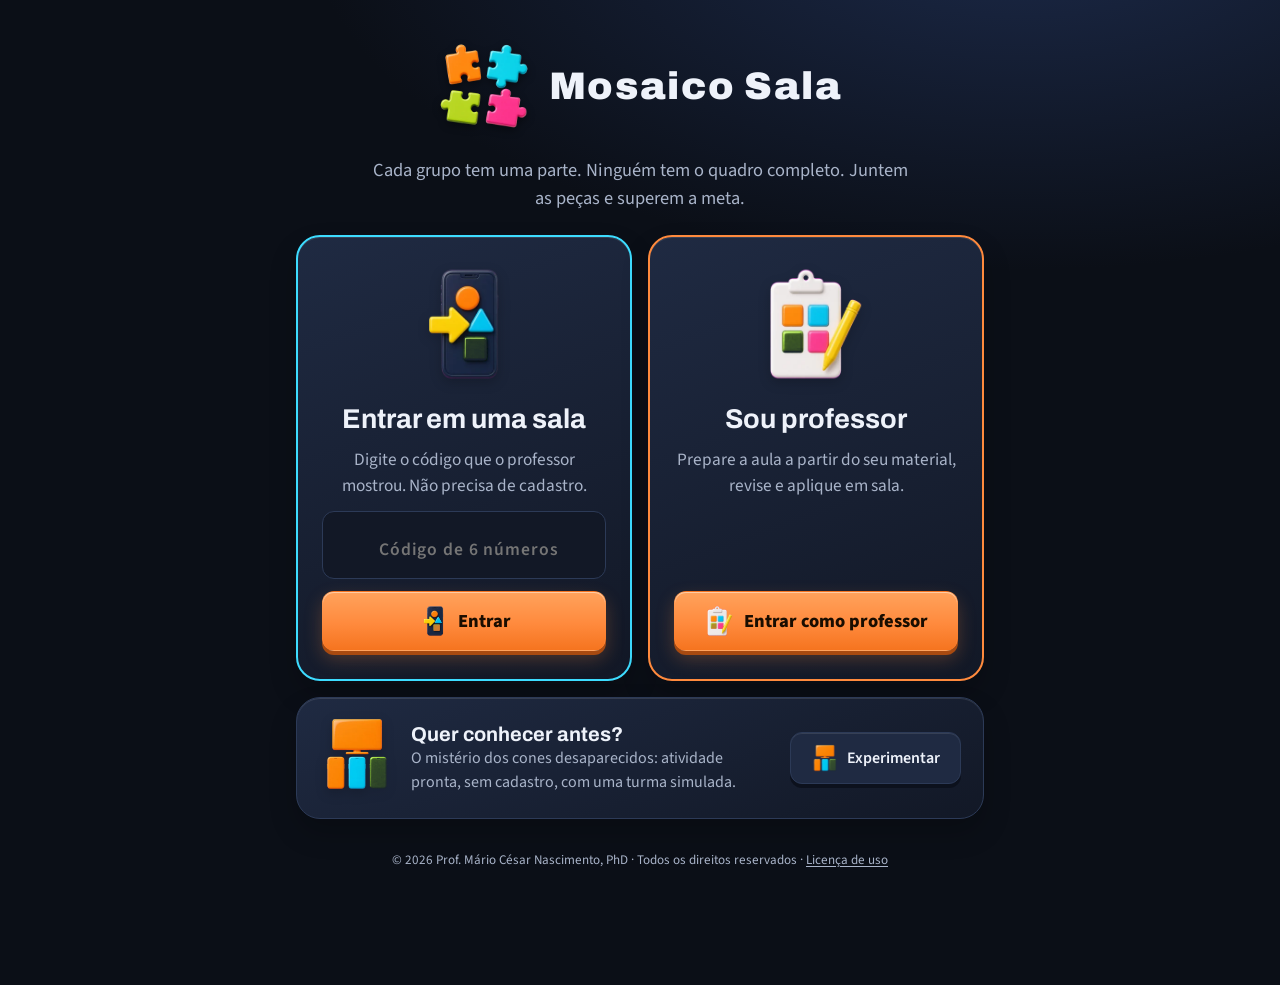
<file: index.html>
<!doctype html>
<html lang="pt-BR">
<head>
<meta charset="utf-8">
<meta name="viewport" content="width=device-width,initial-scale=1,viewport-fit=cover">
<title>Mosaico Sala</title>
<meta name="description" content="Atividades em grupo com informação fracionada, cooperação e meta coletiva.">
<link rel="preconnect" href="https://fonts.googleapis.com">
<link rel="preconnect" href="https://fonts.gstatic.com" crossorigin>
<link href="https://fonts.googleapis.com/css2?family=Archivo:wght@700;800;900&family=Source+Sans+3:wght@400;600;700&display=swap" rel="stylesheet">
<link rel="icon" href="assets/favicon.png" type="image/png">
<link rel="apple-touch-icon" href="assets/apple-touch-icon.png">
<link rel="manifest" href="manifest.webmanifest">
<meta name="theme-color" content="#0b0f17">
<link rel="stylesheet" href="css/mosaico.css">
<style>
  .hero { padding: 40px 0 22px; text-align: center; }
  .hero .marca { font-size: 2.4rem; justify-content: center; }
  .hero .marca .logo { width: 2.4em; height: 2.4em; }
  .hero p { font-size: 1.15rem; color: var(--texto-2); max-width: 30em; margin: 6px auto 0; }
  /* Três portas: sala e professor lado a lado, conhecer embaixo e menor. No celular, empilham com a sala primeiro. */
  .portas { display: grid; gap: 16px; }
  @media (min-width: 720px) { .portas { grid-template-columns: 1fr 1fr; } .porta-conhecer { grid-column: 1 / -1; } }
  .porta { display: flex; flex-direction: column; align-items: center; text-align: center; gap: 12px; padding: 28px 24px; border-radius: 24px; border: 1px solid var(--linha);
    background: linear-gradient(160deg, var(--cartao-2), var(--fundo-2)); box-shadow: inset 0 1px #ffffff1c, 0 14px 28px #0003; }
  .porta h2 { font-size: 1.7rem; margin: 0; }
  .porta p { margin: 0; color: var(--texto-2); font-size: 1.08rem; max-width: 24em; }
  .porta .btn { width: 100%; min-height: 60px; font-size: 1.15rem; margin-top: auto; }
  .porta-sala { border: 2px solid var(--acento-2); }
  .porta-sala form { width: 100%; display: grid; gap: 12px; margin-top: auto; }
  .porta-sala input { text-align: center; font: 800 2rem/1 var(--fonte-titulo); letter-spacing: .3em; padding: 14px 8px 14px calc(8px + .3em); min-height: 68px; }
  .porta-sala input::placeholder { letter-spacing: .05em; font: 600 1.1rem var(--fonte); }
  .porta-professor { border: 2px solid var(--acento); }
  .porta-conhecer { flex-direction: row; text-align: left; padding: 18px 22px; gap: 16px; }
  .porta-conhecer h2 { font-size: 1.25rem; }
  .porta-conhecer p { font-size: 1rem; }
  .porta-conhecer .btn { width: auto; min-height: 52px; font-size: 1rem; margin: 0 0 0 auto; white-space: nowrap; }
  .porta-conhecer > div { flex: 1; min-width: 0; }
  @media (max-width: 560px) { .porta-conhecer { flex-wrap: wrap; } .porta-conhecer .btn { width: 100%; margin: 0; } .porta { padding: 22px 16px; } }
</style>
<style>.porta .erro-codigo,.erro-codigo{flex-basis:100%;margin:6px 0 0;color:#ff8a7a;font-weight:700;font-size:.95rem}</style>
</head>
<body>
<main class="pagina">
  <section class="hero">
    <h1 class="marca"><img class="logo" src="assets/mosaico.webp" alt="" width="96" height="96">Mosaico Sala</h1>
    <p>Cada grupo tem uma parte. Ninguém tem o quadro completo. Juntem as peças e superem a meta.</p>
  </section>
  <section class="portas" aria-label="Entradas">
    <article class="porta porta-sala">
      <span data-ilu="e_participar" data-tam="88"></span>
      <h2>Entrar em uma sala</h2>
      <p>Digite o código que o professor mostrou. Não precisa de cadastro.</p>
      <form action="participar.html" method="get" id="formSala">
        <label class="visualmente-oculto" for="codigoInicio">Código da sala</label>
        <input id="codigoInicio" name="sala" inputmode="numeric" pattern="[0-9]{6}" maxlength="6" autocomplete="off" placeholder="Código de 6 números" required aria-describedby="erroCodigo">
        <p class="erro-codigo" id="erroCodigo" role="alert" hidden>O código tem 6 números. Confira no telão.</p>
        <button class="btn primario" type="submit" data-ico="participar">Entrar</button>
      </form>
    </article>
    <article class="porta porta-professor">
      <span data-ilu="e_planejar" data-tam="88"></span>
      <h2>Sou professor</h2>
      <p>Prepare a aula a partir do seu material, revise e aplique em sala.</p>
      <a class="btn primario" id="lnkPlanejar" href="planejar.html" data-ico="planejar">Entrar como professor</a>
    </article>
    <article class="porta porta-conhecer">
      <span data-ilu="e_simulador" data-tam="56"></span>
      <div><h2>Quer conhecer antes?</h2><p>O mistério dos cones desaparecidos: atividade pronta, sem cadastro, com uma turma simulada.</p></div>
      <a class="btn" href="previa.html?ensaio=1&amp;demonstracao=1" data-ico="simulador">Experimentar</a>
    </article>
  </section>
  <footer class="rodape-licenca">© 2026 Prof. Mário César Nascimento, PhD · Todos os direitos reservados · <a href="licenca.html">Licença de uso</a></footer>
</main>
<script type="module" src="js/nav.js"></script>
<script>
  // O código só aceita números; com os 6 digitados, segue direto para a sala.
  const cod = document.getElementById('codigoInicio');
  cod.addEventListener('input', () => { cod.value = cod.value.replace(/\D/g, '').slice(0, 6); if (cod.value.length === 6) document.getElementById('formSala').requestSubmit(); });
  // Mensagem própria, em português, no lugar do aviso do navegador ('Please match the requested format').
  const erroCod = document.getElementById('erroCodigo');
  cod.addEventListener('invalid', ev => { ev.preventDefault(); erroCod.textContent = cod.value ? `O código tem 6 números; faltam ${6 - cod.value.length}.` : 'Digite o código de 6 números que aparece no telão.'; erroCod.hidden = false; cod.setAttribute('aria-invalid', 'true'); cod.focus(); });
  cod.addEventListener('input', () => { erroCod.hidden = true; cod.removeAttribute('aria-invalid'); });
</script>
</body>
</html>
</file>
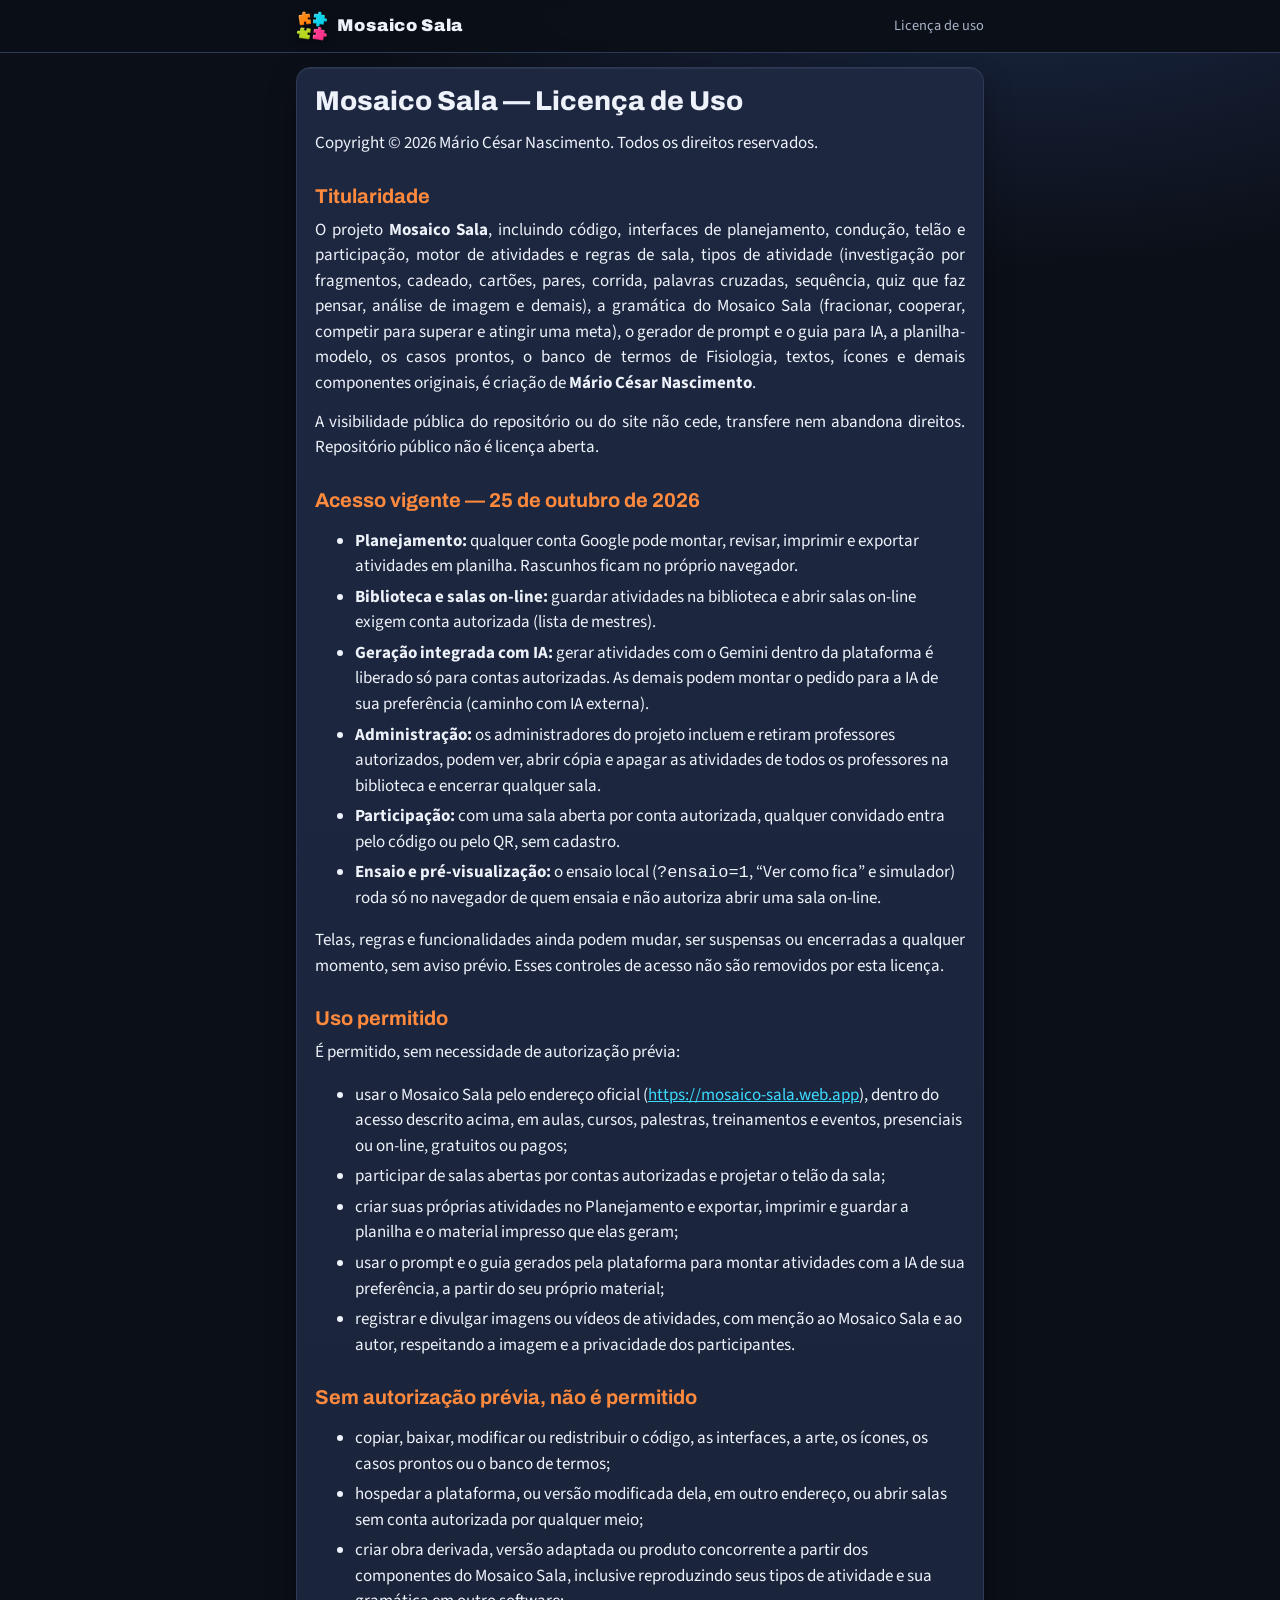
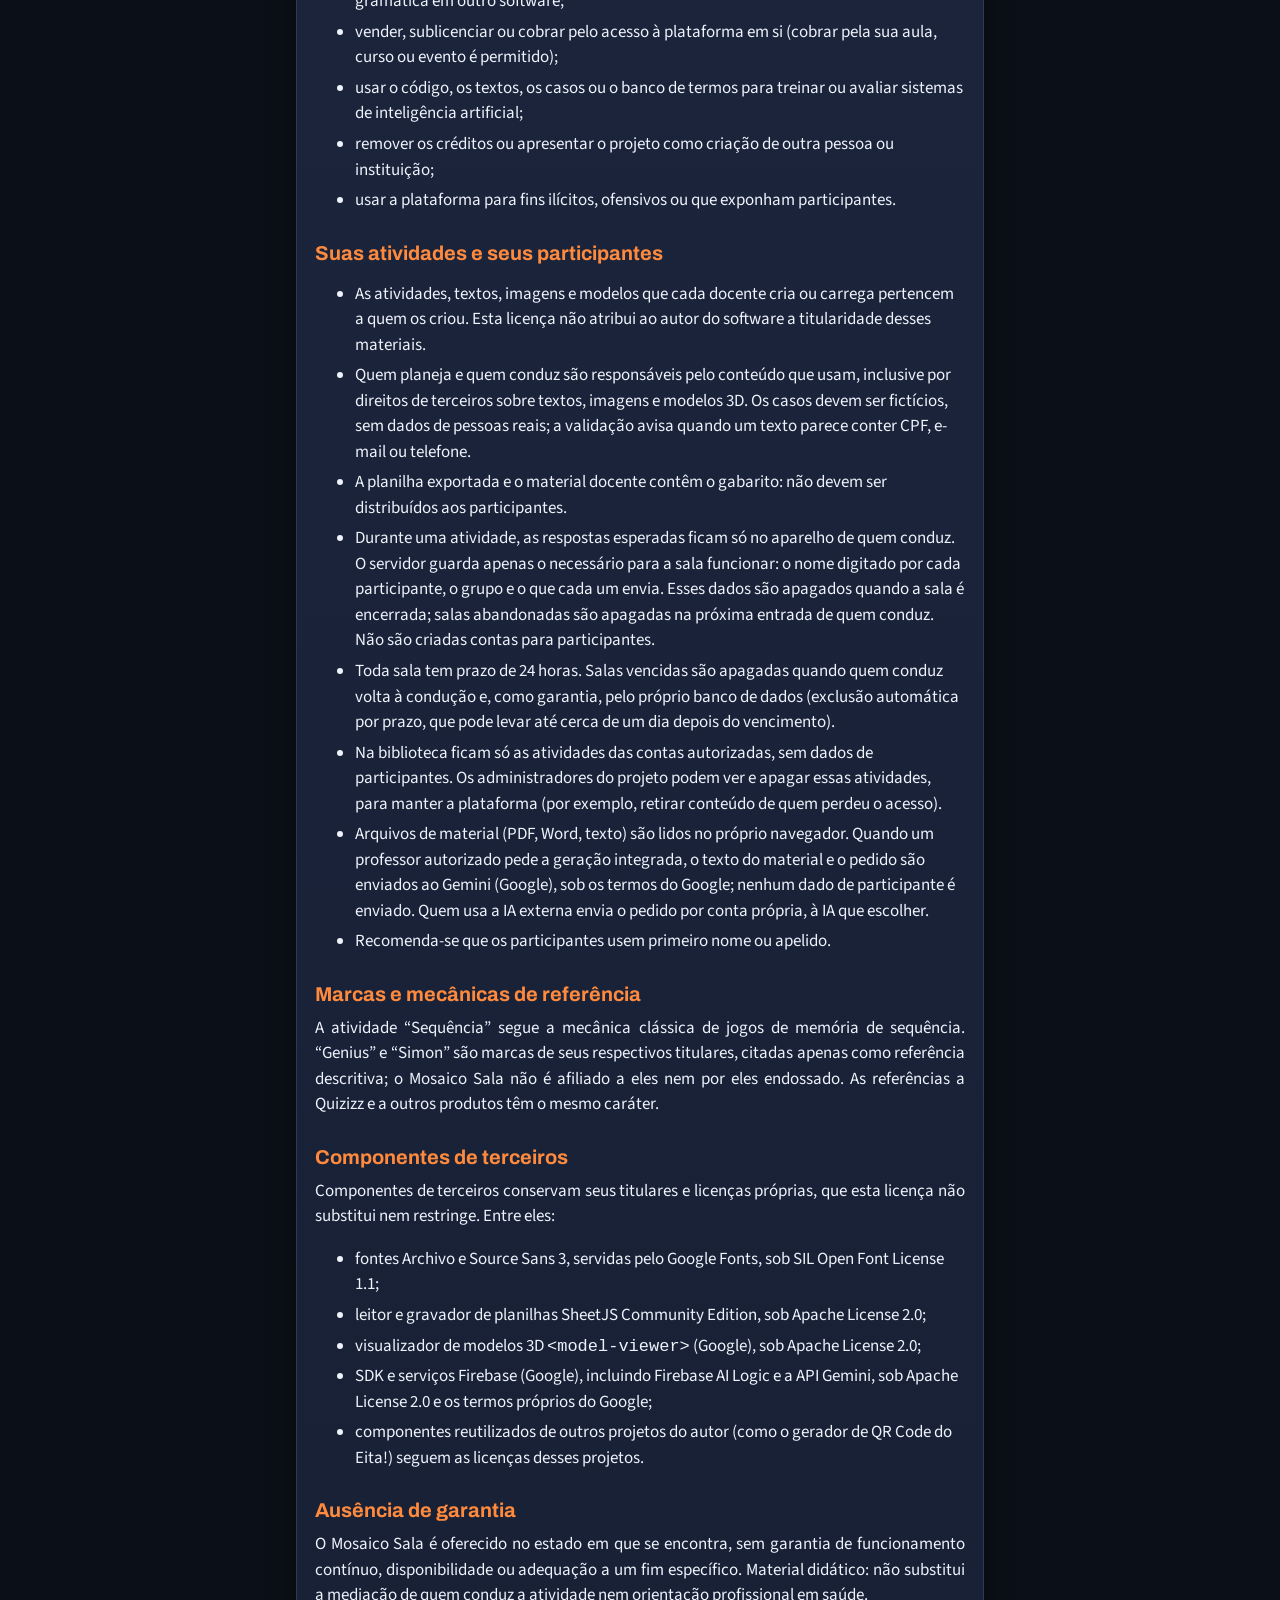
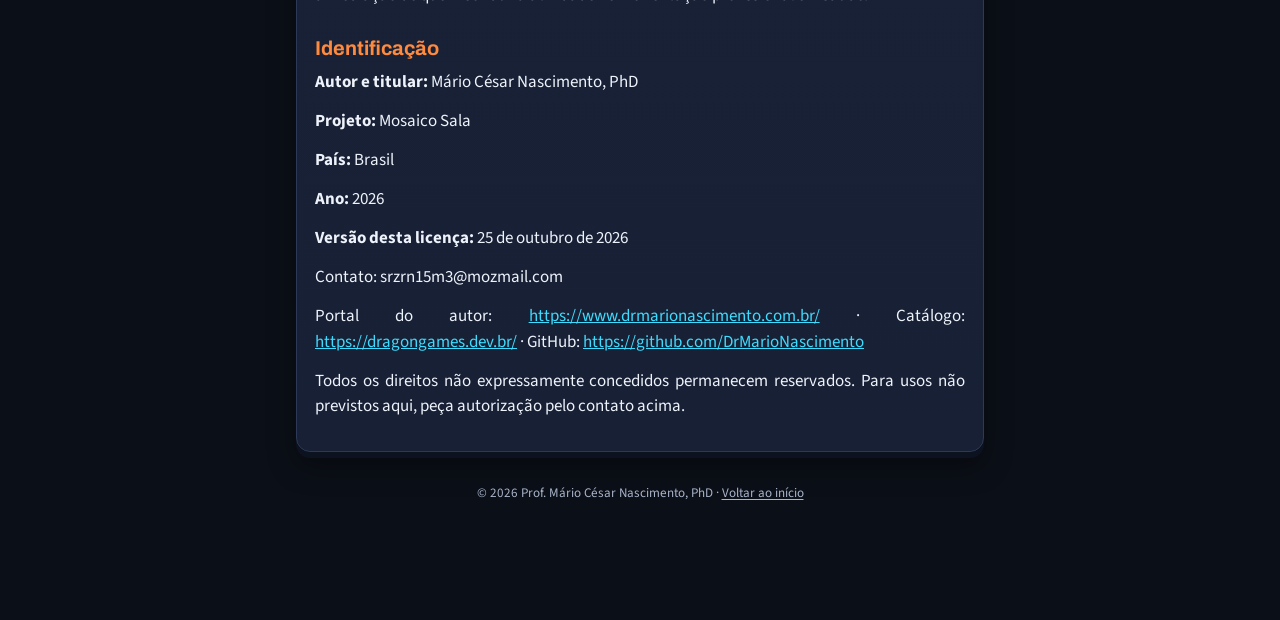
<file: licenca.html>
<!doctype html>
<html lang="pt-BR">
<head>
<meta charset="utf-8">
<meta name="viewport" content="width=device-width,initial-scale=1,viewport-fit=cover">
<title>Mosaico Sala · Licença de uso</title>
<meta name="description" content="Licença de uso do Mosaico Sala.">
<link rel="preconnect" href="https://fonts.googleapis.com">
<link rel="preconnect" href="https://fonts.gstatic.com" crossorigin>
<link href="https://fonts.googleapis.com/css2?family=Archivo:wght@700;800;900&family=Source+Sans+3:wght@400;600;700&display=swap" rel="stylesheet">
<link rel="icon" href="assets/favicon.png" type="image/png">
<link rel="stylesheet" href="css/mosaico.css">
<style>
  .licenca { max-width: 46em; }
  .licenca h2 { margin-top: 1.4em; color: var(--acento); }
  .licenca li { margin: .3em 0; }
  .licenca a { color: var(--acento-2); overflow-wrap: anywhere; }
</style>
</head>
<body>
<!-- Mesmo texto do LICENSE.md (o LICENSE.md é a versão de referência). -->
<header class="topo">
  <div class="barra">
    <a class="marca" href="index.html" style="color:inherit;text-decoration:none"><img class="logo" src="assets/mosaico.webp" alt="" width="40" height="40">Mosaico Sala</a>
    <span class="status">Licença de uso</span>
  </div>
</header>
<main class="pagina">
  <article class="cartao licenca">
    <h1>Mosaico Sala — Licença de Uso</h1>
<p>Copyright © 2026 Mário César Nascimento. Todos os direitos reservados.</p>
<h2>Titularidade</h2>
<p>O projeto <strong>Mosaico Sala</strong>, incluindo código, interfaces de planejamento, condução, telão e participação, motor de atividades e regras de sala, tipos de atividade (investigação por fragmentos, cadeado, cartões, pares, corrida, palavras cruzadas, sequência, quiz que faz pensar, análise de imagem e demais), a gramática do Mosaico Sala (fracionar, cooperar, competir para superar e atingir uma meta), o gerador de prompt e o guia para IA, a planilha-modelo, os casos prontos, o banco de termos de Fisiologia, textos, ícones e demais componentes originais, é criação de <strong>Mário César Nascimento</strong>.</p>
<p>A visibilidade pública do repositório ou do site não cede, transfere nem abandona direitos. Repositório público não é licença aberta.</p>
<h2>Acesso vigente — 25 de outubro de 2026</h2>
<ul>
<li><strong>Planejamento:</strong> qualquer conta Google pode montar, revisar, imprimir e exportar atividades em planilha. Rascunhos ficam no próprio navegador.</li>
<li><strong>Biblioteca e salas on-line:</strong> guardar atividades na biblioteca e abrir salas on-line exigem conta autorizada (lista de mestres).</li>
<li><strong>Geração integrada com IA:</strong> gerar atividades com o Gemini dentro da plataforma é liberado só para contas autorizadas. As demais podem montar o pedido para a IA de sua preferência (caminho com IA externa).</li>
<li><strong>Administração:</strong> os administradores do projeto incluem e retiram professores autorizados, podem ver, abrir cópia e apagar as atividades de todos os professores na biblioteca e encerrar qualquer sala.</li>
<li><strong>Participação:</strong> com uma sala aberta por conta autorizada, qualquer convidado entra pelo código ou pelo QR, sem cadastro.</li>
<li><strong>Ensaio e pré-visualização:</strong> o ensaio local (<code>?ensaio=1</code>, “Ver como fica” e simulador) roda só no navegador de quem ensaia e não autoriza abrir uma sala on-line.</li>
</ul>
<p>Telas, regras e funcionalidades ainda podem mudar, ser suspensas ou encerradas a qualquer momento, sem aviso prévio. Esses controles de acesso não são removidos por esta licença.</p>
<h2>Uso permitido</h2>
<p>É permitido, sem necessidade de autorização prévia:</p>
<ul>
<li>usar o Mosaico Sala pelo endereço oficial (<a href="https://mosaico-sala.web.app">https://mosaico-sala.web.app</a>), dentro do acesso descrito acima, em aulas, cursos, palestras, treinamentos e eventos, presenciais ou on-line, gratuitos ou pagos;</li>
<li>participar de salas abertas por contas autorizadas e projetar o telão da sala;</li>
<li>criar suas próprias atividades no Planejamento e exportar, imprimir e guardar a planilha e o material impresso que elas geram;</li>
<li>usar o prompt e o guia gerados pela plataforma para montar atividades com a IA de sua preferência, a partir do seu próprio material;</li>
<li>registrar e divulgar imagens ou vídeos de atividades, com menção ao Mosaico Sala e ao autor, respeitando a imagem e a privacidade dos participantes.</li>
</ul>
<h2>Sem autorização prévia, não é permitido</h2>
<ul>
<li>copiar, baixar, modificar ou redistribuir o código, as interfaces, a arte, os ícones, os casos prontos ou o banco de termos;</li>
<li>hospedar a plataforma, ou versão modificada dela, em outro endereço, ou abrir salas sem conta autorizada por qualquer meio;</li>
<li>criar obra derivada, versão adaptada ou produto concorrente a partir dos componentes do Mosaico Sala, inclusive reproduzindo seus tipos de atividade e sua gramática em outro software;</li>
<li>vender, sublicenciar ou cobrar pelo acesso à plataforma em si (cobrar pela sua aula, curso ou evento é permitido);</li>
<li>usar o código, os textos, os casos ou o banco de termos para treinar ou avaliar sistemas de inteligência artificial;</li>
<li>remover os créditos ou apresentar o projeto como criação de outra pessoa ou instituição;</li>
<li>usar a plataforma para fins ilícitos, ofensivos ou que exponham participantes.</li>
</ul>
<h2>Suas atividades e seus participantes</h2>
<ul>
<li>As atividades, textos, imagens e modelos que cada docente cria ou carrega pertencem a quem os criou. Esta licença não atribui ao autor do software a titularidade desses materiais.</li>
<li>Quem planeja e quem conduz são responsáveis pelo conteúdo que usam, inclusive por direitos de terceiros sobre textos, imagens e modelos 3D. Os casos devem ser fictícios, sem dados de pessoas reais; a validação avisa quando um texto parece conter CPF, e-mail ou telefone.</li>
<li>A planilha exportada e o material docente contêm o gabarito: não devem ser distribuídos aos participantes.</li>
<li>Durante uma atividade, as respostas esperadas ficam só no aparelho de quem conduz. O servidor guarda apenas o necessário para a sala funcionar: o nome digitado por cada participante, o grupo e o que cada um envia. Esses dados são apagados quando a sala é encerrada; salas abandonadas são apagadas na próxima entrada de quem conduz. Não são criadas contas para participantes.</li>
<li>Toda sala tem prazo de 24 horas. Salas vencidas são apagadas quando quem conduz volta à condução e, como garantia, pelo próprio banco de dados (exclusão automática por prazo, que pode levar até cerca de um dia depois do vencimento).</li>
<li>Na biblioteca ficam só as atividades das contas autorizadas, sem dados de participantes. Os administradores do projeto podem ver e apagar essas atividades, para manter a plataforma (por exemplo, retirar conteúdo de quem perdeu o acesso).</li>
<li>Arquivos de material (PDF, Word, texto) são lidos no próprio navegador. Quando um professor autorizado pede a geração integrada, o texto do material e o pedido são enviados ao Gemini (Google), sob os termos do Google; nenhum dado de participante é enviado. Quem usa a IA externa envia o pedido por conta própria, à IA que escolher.</li>
<li>Recomenda-se que os participantes usem primeiro nome ou apelido.</li>
</ul>
<h2>Marcas e mecânicas de referência</h2>
<p>A atividade “Sequência” segue a mecânica clássica de jogos de memória de sequência. “Genius” e “Simon” são marcas de seus respectivos titulares, citadas apenas como referência descritiva; o Mosaico Sala não é afiliado a eles nem por eles endossado. As referências a Quizizz e a outros produtos têm o mesmo caráter.</p>
<h2>Componentes de terceiros</h2>
<p>Componentes de terceiros conservam seus titulares e licenças próprias, que esta licença não substitui nem restringe. Entre eles:</p>
<ul>
<li>fontes Archivo e Source Sans 3, servidas pelo Google Fonts, sob SIL Open Font License 1.1;</li>
<li>leitor e gravador de planilhas SheetJS Community Edition, sob Apache License 2.0;</li>
<li>visualizador de modelos 3D <code>&lt;model-viewer&gt;</code> (Google), sob Apache License 2.0;</li>
<li>SDK e serviços Firebase (Google), incluindo Firebase AI Logic e a API Gemini, sob Apache License 2.0 e os termos próprios do Google;</li>
<li>componentes reutilizados de outros projetos do autor (como o gerador de QR Code do Eita!) seguem as licenças desses projetos.</li>
</ul>
<h2>Ausência de garantia</h2>
<p>O Mosaico Sala é oferecido no estado em que se encontra, sem garantia de funcionamento contínuo, disponibilidade ou adequação a um fim específico. Material didático: não substitui a mediação de quem conduz a atividade nem orientação profissional em saúde.</p>
<h2>Identificação</h2>
<p><strong>Autor e titular:</strong> Mário César Nascimento, PhD</p>
<p><strong>Projeto:</strong> Mosaico Sala</p>
<p><strong>País:</strong> Brasil</p>
<p><strong>Ano:</strong> 2026</p>
<p><strong>Versão desta licença:</strong> 25 de outubro de 2026</p>
<p>Contato: srzrn15m3@mozmail.com</p>
<p>Portal do autor: <a href="https://www.drmarionascimento.com.br/">https://www.drmarionascimento.com.br/</a> · Catálogo: <a href="https://dragongames.dev.br/">https://dragongames.dev.br/</a> · GitHub: <a href="https://github.com/DrMarioNascimento">https://github.com/DrMarioNascimento</a></p>
<p>Todos os direitos não expressamente concedidos permanecem reservados. Para usos não previstos aqui, peça autorização pelo contato acima.</p>
  </article>
  <footer class="rodape-licenca">© 2026 Prof. Mário César Nascimento, PhD · <a href="index.html">Voltar ao início</a></footer>
</main>
<script type="module" src="js/nav.js"></script>
</body>
</html>
</file>
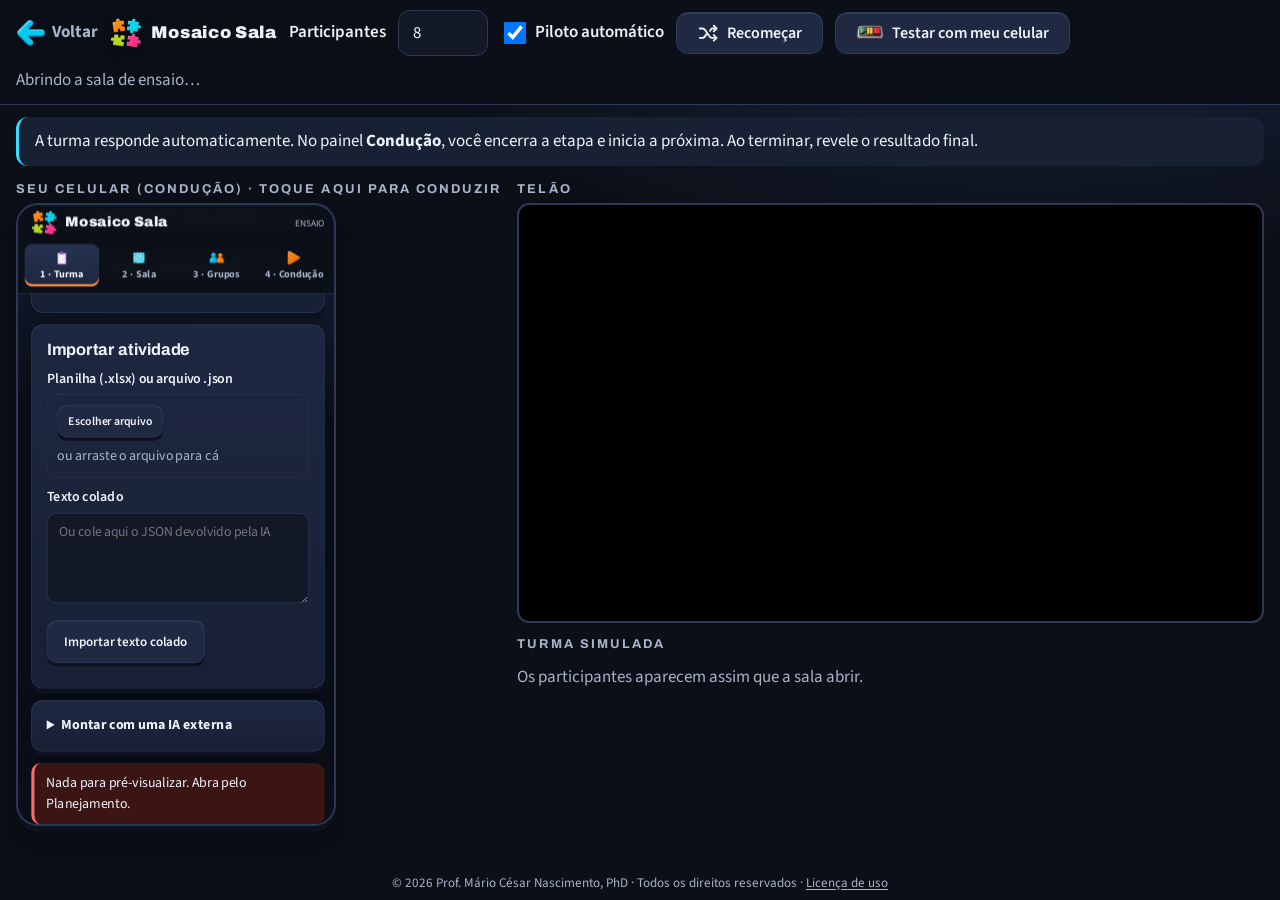
<file: previa.html>
<!doctype html>
<html lang="pt-BR">
<head>
<meta charset="utf-8">
<meta name="viewport" content="width=device-width,initial-scale=1">
<title>Mosaico Sala · Simular</title>
<link rel="preconnect" href="https://fonts.googleapis.com">
<link rel="preconnect" href="https://fonts.gstatic.com" crossorigin>
<link href="https://fonts.googleapis.com/css2?family=Archivo:wght@700;800;900&family=Source+Sans+3:wght@400;600;700&display=swap" rel="stylesheet">
<link rel="icon" href="assets/favicon.png" type="image/png">
<link rel="stylesheet" href="css/mosaico.css">
<style>
  .pv-topo { position: sticky; top: 0; z-index: 5; background: rgba(11,15,23,.96); border-bottom: 1px solid var(--linha); padding: 10px 16px; display: flex; flex-wrap: wrap; gap: 12px; align-items: center; }
  .pv-topo input { width: 90px; min-height: 42px; }
  .pv-topo input[type=checkbox] { width: 22px; height: 22px; min-height: 0; }
  .pv-topo .btn { min-height: 42px; }
  .pv-grade { display: grid; grid-template-columns: auto minmax(0, 1fr); gap: 16px; padding: 16px; align-items: start; }
  .pv-col { min-width: 0; }   /* sem isso a coluna cresce até a largura do telão (1280 px) */
  .pv-col h2 { font-size: .8rem; letter-spacing: .16em; text-transform: uppercase; color: var(--texto-2); margin: 0 0 6px; }
  .pv-cel { width: calc(390px * var(--e)); height: calc(760px * var(--e)); border: 2px solid var(--linha); border-radius: 22px; overflow: hidden; background: var(--fundo); position: relative; box-shadow: 0 6px 0 #0c111d, 0 18px 30px rgba(0,0,0,.4); }
  .pv-cel iframe { width: 390px; height: 760px; border: 0; transform: scale(var(--e)); transform-origin: 0 0; }
  .pv-conducao { --e: .82; position: sticky; top: 76px; }
  .pv-telao { width: 100%; aspect-ratio: 16 / 9; border: 2px solid var(--linha); border-radius: 12px; overflow: hidden; background: #000; }
  .pv-telao iframe { width: 1280px; height: 720px; border: 0; transform-origin: 0 0; }
  .pv-turma { display: flex; flex-wrap: wrap; gap: 12px; margin-top: 14px; --e: .5; }
  @media (max-width: 900px) { .pv-grade { grid-template-columns: minmax(0, 1fr); } .pv-conducao { position: static; } }
</style>
</head>
<body>
<div class="pv-topo">
  <a class="voltar-link" id="voltar" data-fechar href="planejar.html#revisao" data-ico="voltar" title="Voltar ao planejamento">Voltar</a>
  <span class="marca"><img class="logo" src="assets/mosaico.webp" alt="" width="40" height="40">Mosaico Sala</span>
  <label for="qtd" style="margin:0">Participantes</label><input id="qtd" type="number" min="1" max="20" value="8">
  <label style="margin:0;display:flex;gap:6px;align-items:center"><input type="checkbox" id="auto" checked> Piloto automático</label>
  <button class="btn" id="recomecar">Recomeçar</button>
  <a class="btn" id="comCelular" href="simulador.html#celular" data-ico="conduzir" title="Ensaio geral com uma sala de verdade, conduzida pelo seu celular">Testar com meu celular</a>
  <span class="sutil" id="info">Simulação neste computador: nada vai para a internet.</span>
</div>
<aside id="guiaDemonstracao" class="guia-demonstracao" aria-label="Como conduzir a demonstração">A turma responde automaticamente. No painel <strong>Condução</strong>, você encerra a etapa e inicia a próxima. Ao terminar, revele o resultado final.</aside>
<div class="pv-grade">
  <section class="pv-col pv-conducao"><h2>Seu celular (condução) · toque aqui para conduzir</h2><div class="pv-cel"><iframe id="conducao" title="Condução"></iframe></div></section>
  <section class="pv-col">
    <h2>Telão</h2><div class="pv-telao" id="telao"></div>
    <h2 style="margin-top:14px">Turma simulada</h2><div class="pv-turma" id="turma"><p class="sutil">Os participantes aparecem assim que a sala abrir.</p></div>
  </section>
</div>
<footer class="rodape-licenca">© 2026 Prof. Mário César Nascimento, PhD · Todos os direitos reservados · <a href="licenca.html">Licença de uso</a></footer>
<script type="module" src="js/previa.js"></script>
<script type="module" src="js/nav.js"></script>
</body>
</html>
</file>
<file: css/mosaico.css>
/* Mosaico Sala — estilos compartilhados (condução no celular, telão na TV, participante no celular) */
:root {
  --fundo: #0b0f17;
  --fundo-2: #121826;
  --cartao: #182033;
  --cartao-2: #1f2a42;
  --linha: #2c3a57;
  --texto: #eef2fa;
  --texto-2: #a9b4c9;
  --acento: #ff8a3d;
  --acento-2: #3ddcff;
  --ok: #4dffb0;
  --alerta: #ffd23d;
  --erro: #ff6b6b;
  --raio: 14px;
  --toque: 52px;
  --fonte-titulo: 'Archivo', system-ui, sans-serif;
  --fonte: 'Source Sans 3', system-ui, sans-serif;
}
* { box-sizing: border-box; }
html, body { margin: 0; }
body {
  background: var(--fundo) radial-gradient(1200px 600px at 80% -10%, #1c2a4a 0%, transparent 60%) fixed;
  color: var(--texto); font: 17px/1.5 var(--fonte); min-height: 100vh;
  -webkit-text-size-adjust: 100%;
}
h1, h2, h3 { font-family: var(--fonte-titulo); line-height: 1.15; margin: 0 0 .5em; }
h1 { font-size: 1.7rem; font-weight: 800; }
h2 { font-size: 1.25rem; font-weight: 700; }
h3 { font-size: 1.05rem; font-weight: 700; }
p { margin: 0 0 .8em; }
small, .sutil { color: var(--texto-2); }
a { color: var(--acento-2); }
[hidden] { display: none !important; }

/* Marca */
.marca { font-family: var(--fonte-titulo); font-weight: 900; letter-spacing: .04em; display: inline-flex; align-items: center; gap: .45em; }
.marca .ladrilhos { display: inline-grid; grid-template-columns: repeat(2, .55em); gap: .09em; }
.marca .ladrilhos i { width: .55em; height: .55em; border-radius: .12em; display: block; }
.marca .ladrilhos i:nth-child(1) { background: #ff8a3d; } .marca .ladrilhos i:nth-child(2) { background: #3ddcff; }
.marca .ladrilhos i:nth-child(3) { background: #c6ff45; } .marca .ladrilhos i:nth-child(4) { background: #ff5fa8; }

/* Botões e campos — alvos de toque grandes */
.btn {
  min-height: var(--toque); padding: 0 20px; border-radius: 12px; border: 1px solid var(--linha);
  background: var(--cartao-2); color: var(--texto); font: 600 1rem var(--fonte); cursor: pointer;
  display: inline-flex; align-items: center; justify-content: center; gap: 8px; text-decoration: none;
}
.btn:hover:not(:disabled) { border-color: var(--acento-2); }
.btn:disabled { opacity: .45; cursor: not-allowed; }
.btn.primario { background: var(--acento); color: #1a0d00; border-color: transparent; font-weight: 800; }
.btn.perigo { border-color: var(--erro); color: var(--erro); background: transparent; }
.btn.discreto { background: transparent; }
.btn.bloco { width: 100%; }
.btn.pequeno { min-height: 40px; padding: 0 12px; font-size: .9rem; }
/* Campo de arquivo: botão em português + arrastar e soltar */
.arq-zona { display: flex; flex-wrap: wrap; align-items: center; gap: 10px; margin: 0; padding: 12px; font-weight: 400;
  border: 1.5px dashed var(--linha); border-radius: 12px; cursor: pointer; }
.arq-zona:hover, .arq-zona.arrastando { border-color: var(--acento-2); }
.arq-zona:focus-within { outline: 3px solid var(--acento-2); outline-offset: 2px; }
.arq-nome { color: var(--texto-2); overflow-wrap: anywhere; }
.arq-oculto { position: absolute; width: 1px; height: 1px; opacity: 0; overflow: hidden; clip-path: inset(50%); }
.linha-botoes { display: flex; flex-wrap: wrap; gap: 10px; margin: 12px 0; }
label { display: block; font-weight: 600; margin: 12px 0 6px; }
input[type=text], input[type=number], input[type=email], input:not([type]), select, textarea {
  width: 100%; min-height: var(--toque); padding: 10px 14px; border-radius: 12px; border: 1px solid var(--linha);
  background: var(--fundo-2); color: var(--texto); font: 1.05rem var(--fonte);
}
textarea { min-height: 110px; resize: vertical; }
input:focus, select:focus, textarea:focus, .btn:focus-visible { outline: 3px solid var(--acento-2); outline-offset: 2px; }

/* Cartões */
.cartao { background: var(--cartao); border: 1px solid var(--linha); border-radius: var(--raio); padding: 18px; margin: 14px 0; }
.cartao.destaque { border-color: var(--acento); }
.peca { background: #f6f1e7; color: #1b1b1b; border-radius: 10px; padding: 14px 16px; margin: 10px 0; font-size: 1.05rem; box-shadow: 0 2px 0 rgba(0,0,0,.35); position: relative; }
.peca.sintetico::after { content: ''; }
.peca label.marcar { display: flex; gap: 10px; align-items: flex-start; margin: 10px 0 0; font-weight: 600; color: #3a2a10; }
.peca input[type=checkbox] { width: 26px; height: 26px; flex: none; accent-color: #ff8a3d; }

/* Opções (hipóteses, alternativas) */
.opcoes { display: grid; gap: 10px; }
.opcao { display: flex; gap: 12px; align-items: flex-start; padding: 14px; border-radius: 12px; border: 2px solid var(--linha); background: var(--fundo-2); cursor: pointer; font-weight: 500; }
.opcao input { width: 24px; height: 24px; flex: none; margin-top: 2px; accent-color: var(--acento); }
.opcao:has(input:checked) { border-color: var(--acento); background: #2a1d12; }
.opcao.leitura { cursor: default; }

/* Chips de grupo */
.chip { display: inline-flex; align-items: center; gap: 8px; padding: 4px 12px 4px 6px; border-radius: 999px; background: var(--cartao-2); font-weight: 600; font-size: .95rem; }
.chip i { width: 18px; height: 18px; border-radius: 5px; display: block; }
.estado { font-size: .85rem; padding: 2px 10px; border-radius: 999px; font-weight: 700; }
.estado.ok { background: #0f3b2a; color: var(--ok); }
.estado.pend { background: #3b330f; color: var(--alerta); }
.estado.vazio { background: #3b1414; color: var(--erro); }

/* Avisos */
.aviso { padding: 12px 14px; border-radius: 12px; background: #13263d; border-left: 4px solid var(--acento-2); margin: 12px 0; }
.aviso[data-tipo=erro] { background: #3b1414; border-color: var(--erro); }
.aviso[data-tipo=ok] { background: #0f3b2a; border-color: var(--ok); }
.aviso[data-tipo=alerta] { background: #3b330f; border-color: var(--alerta); }
.diag { list-style: none; padding: 0; margin: 8px 0; }
.diag li { padding: 8px 10px; border-radius: 8px; margin: 6px 0; background: var(--fundo-2); font-size: .95rem; }
.diag li.erro { border-left: 4px solid var(--erro); }
.diag li.aviso { border-left: 4px solid var(--alerta); }
.diag li.info { border-left: 4px solid var(--acento-2); }
.diag code { color: var(--texto-2); font-size: .8rem; display: block; }

/* Escala de desempenho (sem pontos) */
.escala { display: inline-flex; flex-direction: column; gap: 6px; }
.escala-barras { display: flex; gap: 6px; }
.escala-barras span { width: 44px; height: 14px; border-radius: 4px; background: var(--linha); }
.escala-barras span.cheia { background: var(--ok); }

/* Janela explicativa */
dialog.explica { max-width: 520px; width: calc(100% - 32px); background: var(--cartao); color: var(--texto); border: 1px solid var(--acento); border-radius: var(--raio); padding: 22px; }
dialog::backdrop { background: rgba(5, 8, 14, .75); }
dialog.explica .btn { width: 100%; margin-top: 8px; }

/* Layout de página no celular */
.pagina { max-width: 720px; margin: 0 auto; padding: 0 16px 96px; }
.topo { position: sticky; top: 0; z-index: 10; background: rgba(11, 15, 23, .94); backdrop-filter: blur(8px); border-bottom: 1px solid var(--linha); }
.topo .barra { max-width: 720px; margin: 0 auto; padding: 10px 16px; display: flex; align-items: center; justify-content: space-between; gap: 12px; }
.topo .status { font-size: .9rem; color: var(--texto-2); text-align: right; }
.abas { display: flex; gap: 4px; max-width: 720px; margin: 0 auto; padding: 0 8px 8px; overflow-x: auto; }
.abas button { flex: 1; min-height: 46px; border: 0; border-radius: 10px; background: transparent; color: var(--texto-2); font: 700 .95rem var(--fonte); white-space: nowrap; padding: 0 12px; cursor: pointer; }
.abas button[aria-selected=true] { background: var(--cartao-2); color: var(--texto); box-shadow: inset 0 -3px 0 var(--acento); }

/* Grade de grupos */
.grade-grupos { display: grid; gap: 12px; grid-template-columns: repeat(auto-fill, minmax(220px, 1fr)); }
.grupo { border-radius: var(--raio); padding: 14px; background: var(--cartao); border-top: 6px solid var(--cor, #888); }
.grupo h3 { margin-bottom: 6px; }
.grupo ul { margin: 0; padding-left: 0; list-style: none; }
.grupo li { padding: 4px 0; display: flex; justify-content: space-between; align-items: center; gap: 8px; }
.grupo li .rep { font-size: .78rem; font-weight: 800; color: var(--acento); }
.grupo select { min-height: 38px; padding: 4px 8px; font-size: .9rem; width: auto; }

/* Etapas na condução */
.etapa-linha { display: grid; grid-template-columns: auto 1fr auto; gap: 10px; align-items: center; }
.etapa-linha.atual { outline: 2px solid var(--acento); }
.etapa-linha .tipo { font-size: .85rem; color: var(--texto-2); }

/* QR */
.qr { background: #fff; border-radius: 14px; padding: 10px; width: min(70vw, 280px); }
.qr svg { display: block; width: 100%; height: auto; }
.codigo { font-family: var(--fonte-titulo); font-weight: 900; letter-spacing: .12em; font-size: 2rem; }

/* Telão (TV) */
/* --ajuste: encolhe tudo junto quando o conteúdo não cabe (js/telao.js, caber()) — o telão nunca corta. */
body.telao { font-size: calc(clamp(15px, min(1.55vw, 2.75vh), 72px) * var(--ajuste, 1)); overflow: hidden; }
.btn-tela-cheia { min-height: 0; width: 2.2em; height: 2.2em; padding: 0; font-size: .8em; }
body.telao:fullscreen .btn-tela-cheia, :fullscreen .btn-tela-cheia { opacity: .35; }
.telao-palco { height: 100vh; height: 100dvh; width: 100%; padding: 3vh 4vw; display: grid; grid-template-rows: auto minmax(0, 1fr) auto; grid-template-columns: minmax(0, 1fr); gap: 2vh; }
:fullscreen .telao-palco, .telao-palco:fullscreen { height: 100vh; }
.telao-palco header { display: flex; justify-content: space-between; align-items: center; gap: 1em; min-width: 0; }
.telao-palco header #cabecalho { overflow: hidden; text-overflow: ellipsis; white-space: nowrap; min-width: 0; }
.telao-palco header > span:last-child { min-width: 0; }
.telao-palco h1 { font-size: 2.4em; overflow-wrap: break-word; hyphens: auto; -webkit-hyphens: auto; max-width: 100%; }
.telao-palco .marca { font-size: 1.3em; }
.telao-centro { display: flex; flex-direction: column; justify-content: center; justify-content: safe center; gap: 2vh; min-height: 0; min-width: 0; overflow: hidden; }
.telao-entrada { display: grid; grid-template-columns: auto minmax(0, 1fr); gap: 4vw; align-items: center; }
.telao-entrada .qr { width: calc(min(34vh, 34vw) * var(--ajuste, 1)); }
.telao-entrada p { overflow-wrap: anywhere; }
.telao .faixa-simulacao { font-size: .8em; margin: 0; }
.telao-entrada .codigo { font-size: 3.2em; }
.telao .grade-grupos { grid-template-columns: repeat(auto-fit, minmax(14em, 1fr)); }
.telao .grupo { font-size: .9em; }
.telao .progresso { display: flex; flex-wrap: wrap; gap: .6em; }
.telao .progresso .chip { font-size: .9em; padding: .3em .8em .3em .4em; }
.telao .relogio { font-family: var(--fonte-titulo); font-weight: 800; font-size: 2em; }
.telao footer { color: var(--texto-2); font-size: .7em; display: flex; justify-content: space-between; }
.telao .escala-barras span { width: 3em; height: .7em; }
.telao .explicacao { background: var(--cartao); border-radius: var(--raio); padding: 1em 1.2em; font-size: .85em; }

/* Impressão */
@media print { .nao-imprimir { display: none !important; } }

/* =====================================================================
   Identidade 3D (23/10/2026): logo em peças de quebra-cabeça, ícones 3D
   por grupo e profundidade em cartões, botões, chips e opções.
   ===================================================================== */
.marca .logo { width: 1.9em; height: 1.9em; object-fit: contain; filter: drop-shadow(0 3px 4px rgba(0,0,0,.45)); }
.marca { gap: .5em; }

/* cartões com volume */
.cartao, .grupo {
  background: linear-gradient(180deg, #1d2740 0%, #172034 100%);
  border: 1px solid #2c3a57;
  box-shadow: 0 1px 0 rgba(255,255,255,.06) inset, 0 6px 0 #0d1220, 0 14px 28px rgba(0,0,0,.35);
}
.cartao.destaque { border-color: var(--acento); box-shadow: 0 1px 0 rgba(255,255,255,.08) inset, 0 6px 0 #6b3510, 0 14px 30px rgba(255,138,61,.18); }
.grupo { border-top: 0; position: relative; }
.grupo::before { content: ''; position: absolute; inset: 0 0 auto 0; height: 6px; border-radius: var(--raio) var(--raio) 0 0; background: var(--cor, #888); box-shadow: 0 0 18px var(--cor, transparent); }

/* botões que afundam ao toque */
.btn { box-shadow: 0 1px 0 rgba(255,255,255,.10) inset, 0 4px 0 #0c111d; transition: transform .06s, box-shadow .06s; }
.btn:active:not(:disabled) { transform: translateY(3px); box-shadow: 0 1px 0 rgba(255,255,255,.10) inset, 0 1px 0 #0c111d; }
.btn.primario { background: linear-gradient(180deg, #ffa25c 0%, #ff8a3d 55%, #f5741f 100%); box-shadow: 0 1px 0 rgba(255,255,255,.45) inset, 0 4px 0 #a84a10, 0 8px 18px rgba(255,138,61,.25); }
.btn.primario:active:not(:disabled) { box-shadow: 0 1px 0 rgba(255,255,255,.45) inset, 0 1px 0 #a84a10; }
.btn.perigo { box-shadow: 0 4px 0 #5a1b1b; }
.btn.discreto { box-shadow: none; }

/* ícones e etiquetas de grupo */
.icone-grupo { object-fit: contain; flex: none; filter: drop-shadow(0 3px 3px rgba(0,0,0,.45)); }
.chip { padding: 4px 14px 4px 6px; background: linear-gradient(180deg, #24304b, #1b2439); border: 1px solid #33425f; box-shadow: 0 3px 0 #0c111d; }
.chip i { display: none; }
.titulo-grupo { display: flex; align-items: center; gap: .45em; }
.grupo-destaque { display: flex; justify-content: center; margin: 4px 0 8px; }
.grupo-destaque .icone-grupo { animation: flutuar 3.2s ease-in-out infinite; }
@keyframes flutuar { 0%, 100% { transform: translateY(0); } 50% { transform: translateY(-6px); } }
@media (prefers-reduced-motion: reduce) { .grupo-destaque .icone-grupo { animation: none; } .btn { transition: none; } }

/* opções e peças com profundidade */
.opcao { box-shadow: 0 3px 0 #0c111d; transition: transform .06s; }
.opcao:has(input:checked) { box-shadow: 0 3px 0 #6b3510, 0 0 0 1px var(--acento) inset; }
.opcao:active { transform: translateY(2px); }
.peca { box-shadow: 0 3px 0 #b9ab92, 0 10px 18px rgba(0,0,0,.35); }

/* abas da condução em relevo */
.abas button[aria-selected=true] { background: linear-gradient(180deg, #26324f, #1d2740); box-shadow: inset 0 -3px 0 var(--acento), 0 3px 0 #0c111d; }

/* telão: ícones maiores e cartões de grupo com o mesmo volume */
.telao .chip { gap: .5em; }
.telao .chip .icone-grupo { width: 1.6em; height: 1.6em; }
.telao .titulo-grupo .icone-grupo { width: 2.2em; height: 2.2em; }
.telao .marca .logo { width: 2.2em; height: 2.2em; }
.telao .escala-barras span { box-shadow: 0 3px 0 #0c111d; }

/* representante: nome e etiqueta na cor da equipe */
.grupo li.eh-rep { color: var(--cor, var(--acento)); font-weight: 700; }
.grupo li .rep { color: var(--cor, var(--acento)); border: 1px solid var(--cor, var(--acento)); border-radius: 999px; padding: 1px 8px; }

/* Montagem em peças: peça de quebra-cabeça em tela cheia no celular */
.peca-qc { display: block; width: 100%; height: auto; max-height: 68vh; overflow: visible; filter: drop-shadow(0 8px 14px rgba(0,0,0,.35)); }
.peca-qc-texto { width: 100%; height: 100%; display: flex; align-items: center; justify-content: center; text-align: center; color: #1b1b1b; font-family: 'Archivo', system-ui, sans-serif; font-weight: 800; line-height: 1.15; overflow-wrap: break-word; hyphens: auto; -webkit-hyphens: auto; padding: 2px; }
.pecas-carrossel { display: flex; gap: 14px; overflow-x: auto; scroll-snap-type: x mandatory; padding: 18px 6px 8px; }
.pecas-carrossel > div { flex: 0 0 92%; scroll-snap-align: center; }
.pecas-fila { display: flex; flex-wrap: wrap; gap: 6px; align-items: flex-start; }
.pecas-fila .peca-qc { width: 120px; max-height: none; }
.montagem-aviso { text-align: center; font-size: 1.05rem; }
.telao .pecas-fila .peca-qc { width: 100%; }

/* ---------- Cadeado do grupo ---------- */
.cadeado-placa { display: flex; gap: 12px; align-items: center; background: var(--cartao-2, rgba(255,255,255,.05)); border: 2px solid var(--cor, #ff8a3d); border-radius: var(--raio, 14px); padding: 10px 14px; margin: 10px 0; box-shadow: 0 4px 0 rgba(0,0,0,.35); }
.cadeado-placa.aberto { border-color: #3ddc84; }
.cadeado-icone { font-size: 2.2em; line-height: 1; filter: drop-shadow(0 4px 4px rgba(0,0,0,.4)); }
.cadeado-placa > div:last-child { flex: 1; display: grid; gap: 4px; }
.cadeado-barra { height: 10px; border-radius: 99px; background: rgba(255,255,255,.12); overflow: hidden; }
.cadeado-barra span { display: block; height: 100%; background: var(--cor, #ff8a3d); border-radius: 99px; transition: width .4s; }
.aberto .cadeado-barra span { background: #3ddc84; }
.cadeado-pergunta { border-top: 1px solid rgba(255,255,255,.1); padding-top: 10px; margin-top: 12px; }
.cadeado-pergunta.estado-certa h3::after { content: ' ✔'; color: #3ddc84; }
.fragmento { text-align: center; background: linear-gradient(#fffaf0, #efe4cf); color: #1b1b1b; border: 3px dashed var(--cor, #ff8a3d); border-radius: 14px; padding: 10px; margin: 8px 0; box-shadow: 0 6px 0 rgba(0,0,0,.35); }
.fragmento small { display: block; color: #6b5b3e; font-weight: 600; }
.fragmento div { font-family: var(--fonte-titulo, 'Archivo'), system-ui, sans-serif; font-weight: 800; font-size: 2em; overflow-wrap: anywhere; }
.cadeado-codigo { margin-top: 14px; padding: 12px; border-radius: var(--raio, 14px); border: 2px solid #f3bf0a; background: rgba(243,191,10,.08); }
.cadeado-codigo input { font-size: 1.4em; text-align: center; letter-spacing: .05em; }
.cadeado-mensagem { margin: 10px 0; padding: 14px; border-radius: var(--raio, 14px); background: rgba(61,220,132,.12); border: 2px solid #3ddc84; font-size: 1.1em; font-weight: 600; }
.telao .cadeados { display: grid; grid-template-columns: repeat(auto-fit, minmax(11em, 1fr)); gap: .8em; }
.cadeado-telao { background: var(--cartao); border: 3px solid var(--cor); border-radius: var(--raio); padding: .7em; text-align: center; display: grid; gap: .35em; justify-items: center; box-shadow: 0 6px 0 rgba(0,0,0,.4); transition: transform .3s; }
.cadeado-telao .cadeado-barra { width: 100%; height: .6em; }
.cadeado-telao.aberto { border-color: #3ddc84; transform: translateY(-4px); }
.cadeado-telao .cadeado-icone { font-size: 2.6em; }

/* ---------- Quiz entre grupos ---------- */
.quiz-vez { display: flex; gap: 10px; align-items: center; padding: 10px 12px; border-radius: var(--raio, 14px); border: 2px solid var(--cor, rgba(255,255,255,.2)); margin: 8px 0; }
.quiz-vez.minha { border-color: #f3bf0a; background: rgba(243,191,10,.1); }
.quiz-placar { display: flex; flex-wrap: wrap; gap: 6px; }
.telao .quiz-vez-telao { display: grid; grid-template-columns: auto 1fr auto; gap: 1em; align-items: center; background: var(--cartao); border: 4px solid var(--cor); border-radius: var(--raio); padding: .6em 1em; box-shadow: 0 8px 0 rgba(0,0,0,.4); }
.telao .quiz-vez-telao .icone-grupo { width: 4em; height: 4em; }
.telao .quiz-nome { font-family: var(--fonte-titulo); font-weight: 800; font-size: 2.2em; line-height: 1.1; }
.telao .quiz-sinal { font-size: 3em; font-weight: 800; }
.telao .relogio.acabando { color: #ff5d5d; }
.telao .telao-placar { justify-content: center; }
.telao .telao-placar .chip { font-size: 1em; }

/* ---------- Cartões de arrastar ---------- */
.quadro-cartoes { display: grid; gap: 12px; margin: 12px 0; -webkit-user-select: none; user-select: none; }
.cartao-arr { background: linear-gradient(180deg, #fffaf0, #efe4cf); color: #1b1b1b; border-radius: 12px; padding: 12px 14px; min-height: 52px; display: flex; flex-direction: column; justify-content: center; gap: 2px;
  font-weight: 700; line-height: 1.2; box-shadow: 0 3px 0 #b9ab92, 0 8px 14px rgba(0,0,0,.3); border: 2px solid transparent; overflow-wrap: anywhere; }
.cartao-arr.movel { cursor: grab; }
.cartao-arr.preso { opacity: .78; box-shadow: 0 2px 0 #9c907a; }
.cartao-arr.meu { border-color: var(--cor, var(--acento)); }
.cartao-arr.selecionado { outline: 4px solid var(--acento-2); outline-offset: 2px; transform: translateY(-2px); }
.cartao-arr.origem { opacity: .3; }
.cartao-arr .dono { font-weight: 600; color: #6b5b3e; font-size: .8rem; }
.cartao-arr.fantasma { position: fixed; left: 0; top: 0; z-index: 1000; pointer-events: none; opacity: .95; box-shadow: 0 16px 30px rgba(0,0,0,.5); }
.cartoes-mao { border: 2px dashed var(--linha); border-radius: var(--raio); padding: 10px; background: rgba(255,255,255,.03); }
.cartoes-rotulo { font-size: .9rem; color: var(--texto-2); font-weight: 700; margin-bottom: 8px; }
.cartoes-lista { display: grid; gap: 8px; }
.cartoes-mao .cartoes-lista { grid-template-columns: repeat(auto-fill, minmax(140px, 1fr)); }
.cartoes-trilha { list-style: none; margin: 0; padding: 0; display: grid; gap: 8px; }
.cartoes-slot { display: grid; grid-template-columns: 34px 1fr; gap: 8px; align-items: center; min-height: 60px; border: 2px dashed var(--linha); border-radius: 12px; padding: 4px 6px; background: var(--fundo-2); }
.cartoes-slot .num { font-family: var(--fonte-titulo); font-weight: 900; font-size: 1.2rem; color: var(--texto-2); text-align: center; }
.cartoes-slot.cheio { border-style: solid; }
.cartoes-slot .vazio, .cartoes-coluna .vazio { color: var(--texto-2); font-size: .85rem; }
.cartoes-coluna .cartoes-lista:has(.cartao-arr) .vazio { display: none; }
.cartoes-colunas { display: grid; gap: 10px; grid-template-columns: repeat(auto-fit, minmax(140px, 1fr)); }
.cartoes-coluna { border: 2px dashed var(--linha); border-radius: 12px; padding: 8px; min-height: 120px; background: var(--fundo-2); }
.cartoes-coluna h4 { margin: 0 0 8px; font-family: var(--fonte-titulo); text-align: center; }
[data-alvo].sobre { border-color: var(--acento-2) !important; background: rgba(61,220,255,.1) !important; }
.termo-polos { display: flex; justify-content: space-between; gap: 10px; font-weight: 800; font-size: .9rem; }
.termo-polos span:first-child { color: #ff8f8f; } .termo-polos span:last-child { color: #7dffbe; text-align: right; }
.termo-linha { display: grid; gap: 6px; padding: 10px 0; border-top: 1px solid rgba(255,255,255,.08); }
.termo-rotulo { display: flex; justify-content: space-between; align-items: baseline; gap: 8px; font-weight: 700; }
.termo-rotulo .dono { font-weight: 600; }
.termo-trilha { position: relative; height: 44px; border-radius: 999px; }
.termo-trilha.movel { cursor: pointer; }
.termo-faixa { position: absolute; left: 0; right: 0; top: 50%; height: 12px; transform: translateY(-50%); border-radius: 999px; background: linear-gradient(90deg, #ff6b6b, #ffd23d, #4dffb0); box-shadow: 0 3px 0 #0c111d; }
.termo-marcador { position: absolute; top: 50%; width: 34px; height: 34px; border-radius: 50%; transform: translate(-50%, -50%); background: var(--cor, var(--acento)); border: 3px solid #fff; box-shadow: 0 4px 10px rgba(0,0,0,.5); }
.termo-linha.vazia .termo-faixa { opacity: .5; }
.termo-trilha:focus-visible { outline: 3px solid var(--acento-2); outline-offset: 4px; }
.termo-dica { font-size: .85rem; }
/* telão */
.telao .cadeia-telao { display: flex; flex-wrap: wrap; gap: .4em; align-items: center; justify-content: center; }
.telao .cadeia-telao .seta { font-size: 1.5em; font-weight: 800; color: var(--acento); }
.telao .cartao-arr { font-size: .9em; padding: .5em .8em; min-height: 0; }
.telao .telao-colunas { grid-template-columns: repeat(var(--n), 1fr); }
.telao .termo-telao { display: grid; gap: .5em; }
.telao .termo-linha-telao { display: grid; grid-template-columns: 16em 1fr; gap: 1em; align-items: center; }
.telao .termo-linha-telao .termo-trilha { height: 2.6em; }
.telao .termo-esperado { position: absolute; top: 15%; bottom: 15%; border-radius: 999px; background: rgba(255,255,255,.22); border: 2px dashed #fff; }
.telao .termo-ponto { position: absolute; transform: translate(-50%, 0); top: 0; }
.telao .termo-ponto .icone-grupo { width: 1.5em; height: 1.5em; }
.telao .termo-linha-telao .termo-rotulo { display: block; }
.telao .etiqueta-div { display: inline-block; white-space: nowrap; vertical-align: middle; font-size: .55em; background: var(--alerta); color: #1a1300; border-radius: 999px; padding: .1em .6em; margin-left: .5em; }

/* pares para ligar: o lugar mostra o outro lado */
.cartoes-slot.com-rotulo { grid-template-columns: minmax(0, 42%) 1fr; }
.rotulo-par { font-weight: 800; display: flex; justify-content: space-between; gap: 6px; align-items: center; padding: 0 4px; overflow-wrap: anywhere; min-width: 0; }
.rotulo-par i { font-style: normal; color: var(--acento); }
/* marcar na imagem */
.marcar-itens { display: flex; flex-wrap: wrap; gap: 8px; }
.marcar-item { min-height: 44px; border-radius: 999px; border: 2px solid var(--linha); background: var(--fundo-2); color: var(--texto); font: 600 .95rem var(--fonte); padding: 4px 12px 4px 4px; display: inline-flex; gap: 6px; align-items: center; }
.marcar-item .n, .marcar-pino span { display: inline-grid; place-items: center; width: 28px; height: 28px; border-radius: 50%; background: var(--cor, var(--acento)); color: #1a0d00; font-weight: 900; }
.marcar-item.ativo { border-color: var(--acento-2); background: rgba(61,220,255,.12); }
.marcar-item.feito { opacity: .7; }
.marcar-foto { position: relative; width: 100%; border-radius: 12px; overflow: hidden; background: #000; touch-action: manipulation; }
.marcar-foto img { display: block; width: 100%; height: 100%; object-fit: contain; -webkit-user-select: none; user-select: none; pointer-events: none; }
.marcar-pino { position: absolute; transform: translate(-50%, -50%); filter: drop-shadow(0 3px 4px rgba(0,0,0,.6)); }
.marcar-pino span { width: 34px; height: 34px; border: 3px solid #fff; }
.marcar-pino.selecionado span { outline: 3px solid var(--acento-2); }

/* ---------- tipos novos: corrida, memória, cruzadas, quiz que faz pensar, análise de imagem ---------- */
.corrida-status { display: flex; flex-wrap: wrap; gap: 10px; align-items: center; justify-content: space-between; margin: 8px 0; font-weight: 700; }
.corrida-item h3 { margin: 6px 0 10px; } .corrente-de { font-weight: 700; background: var(--fundo-2); border-left: 4px solid var(--acento); padding: 8px 12px; border-radius: 8px; }
.corrida-alts { display: grid; gap: 10px; }
.corrida-alt { min-height: 58px; border-radius: 14px; border: 2px solid var(--linha); background: linear-gradient(180deg, #24304b, #1b2439); color: var(--texto); font: 700 1.05rem var(--fonte); text-align: left; padding: 10px 14px; box-shadow: 0 4px 0 #0c111d; cursor: pointer; }
.corrida-alt:active:not(:disabled) { transform: translateY(3px); box-shadow: 0 1px 0 #0c111d; }
.corrida-alt.ativo { border-color: var(--acento); }
.conf-botoes { display: grid; gap: 8px; grid-template-columns: repeat(3, 1fr); }
.conf-botoes .btn { min-height: 60px; padding: 0 6px; font-size: .9rem; }
.pu-lista { display: flex; flex-wrap: wrap; gap: 8px; align-items: center; margin-top: 12px; }
.pu { min-height: 46px; border-radius: 999px; border: 2px solid #f3bf0a; background: rgba(243,191,10,.12); color: var(--texto); font: 700 .95rem var(--fonte); padding: 0 14px; display: inline-flex; gap: 6px; align-items: center; }
.feed-pu { display: grid; gap: 2px; margin: 6px 0; color: #f3bf0a; }
.flash { animation: flash .6s ease-out; } @keyframes flash { from { transform: scale(1.03); } to { transform: none; } }
.direcoes { display: grid; gap: 10px; margin-bottom: 10px; }
.direcao-linha { display: grid; grid-template-columns: 1fr auto; gap: 10px; align-items: center; font-weight: 700; }
.direcao-botoes { display: flex; gap: 6px; }
.direcao { width: 54px; height: 54px; border-radius: 12px; border: 2px solid var(--linha); background: var(--fundo-2); color: var(--texto); font: 900 1.4rem var(--fonte-titulo); }
.direcao.ativo { border-color: var(--acento); background: #2a1d12; }
.memoria { display: grid; grid-template-columns: repeat(var(--n, 4), minmax(0, 1fr)); gap: 8px; margin: 10px 0; }   /* minmax(0): texto longo não alarga o tabuleiro além do cartão */
.carta { min-width: 0; hyphens: auto; -webkit-hyphens: auto; aspect-ratio: 3 / 4; border-radius: 12px; border: 2px solid var(--linha); background: linear-gradient(135deg, #2b3a5c, #1b2439); color: var(--texto); font: 700 .9rem var(--fonte); padding: 4px; overflow-wrap: break-word; display: grid; place-items: center; box-shadow: 0 4px 0 #0c111d; }
.carta .verso { font-family: var(--fonte-titulo); font-weight: 900; opacity: .5; }
.carta.aberta { background: linear-gradient(180deg, #fffaf0, #efe4cf); color: #1b1b1b; }
.carta.achada { border-color: var(--cor, #3ddc84); box-shadow: 0 0 0 3px var(--cor, #3ddc84) inset; }
.carta.errada { border-color: var(--erro); }
.cruz-grade { display: grid; grid-template-columns: repeat(var(--c), 1fr); gap: 2px; max-width: 100%; margin: 10px 0; }
.cruz-cel, .cruz-vazio { aspect-ratio: 1; }
.cruz-cel { background: #fffaf0; color: #1b1b1b; border-radius: 3px; position: relative; display: grid; place-items: center; font: 900 clamp(10px, 3.4vw, 18px) var(--fonte-titulo); }
.cruz-cel small { position: absolute; top: 1px; left: 2px; font: 700 clamp(7px, 1.8vw, 10px) var(--fonte); color: #6b5b3e; }
.cruz-cel.cheia { background: #d9f7e5; }
.dicas { display: grid; gap: 10px; }
.dica { background: var(--fundo-2); border-radius: 12px; padding: 10px; display: grid; gap: 8px; }
.dica.feita { opacity: .7; }
.dica-resp { display: grid; grid-template-columns: 1fr auto; gap: 8px; }
.dica-resp input { text-transform: uppercase; letter-spacing: .1em; font-weight: 800; }
.dist { display: grid; gap: 6px; margin: 8px 0; }
.dist-linha { display: grid; grid-template-columns: minmax(0, 1.4fr) 1fr auto; gap: 8px; align-items: center; }
.dist-barra { height: 12px; border-radius: 999px; background: rgba(255,255,255,.1); overflow: hidden; }
.dist-barra i { display: block; height: 100%; background: var(--acento-2); }
.cenario { background: var(--fundo-2); border-left: 6px solid var(--acento-2); padding: 12px 14px; border-radius: 12px; font-size: 1.08rem; }
.cenario.final.bom { border-color: var(--ok); } .cenario.final.ruim { border-color: var(--erro); } .cenario.final.neutro { border-color: var(--alerta); }
.analise-img { display: block; width: 100%; border-radius: 12px; margin: 8px 0; }
.modelo-3d { display: block; width: 100%; height: 340px; background: #000; border-radius: 12px; }
/* telão */
.telao .telao-midia-caixa { display: flex; justify-content: center; min-height: 0; }
.telao .telao-midia { max-height: 42vh; max-width: 100%; border-radius: 12px; }
.telao .telao-midia-caixa.pequena .telao-midia { max-height: 30vh; }
.telao .telao-3d { width: 60vw; height: 42vh; background: #000; border-radius: 12px; }
.telao .telao-feed { display: grid; gap: .2em; color: #f3bf0a; text-align: center; font-size: .9em; }
.telao .telao-memoria { width: min(70vw, 95vh); margin: 0 auto; gap: .4em; }
.telao .telao-memoria .carta { font-size: .7em; aspect-ratio: 5 / 3; }
.telao .telao-cruz { max-width: min(60vh, 50vw); margin: 0 auto; }
.telao .telao-cruz .cruz-cel { font-size: 1.1em; } .telao .telao-cruz .cruz-cel small { font-size: .5em; }
.telao .cruz-final { display: grid; grid-template-columns: auto 1fr; gap: 1.2em; align-items: start; }
.telao .cruz-dicas { font-size: .75em; columns: 2; margin: 0; padding: 0; list-style: none; }
.telao .explicacao li.certa { color: var(--ok); font-weight: 800; }
.telao .quem-marcou { margin-left: .5em; display: inline-flex; gap: .2em; vertical-align: middle; }
.telao .pares-telao { display: grid; grid-template-columns: repeat(auto-fit, minmax(18em, 1fr)); gap: .5em; }
.telao .pares-telao > div { display: flex; gap: .4em; align-items: center; }
.telao .trecho { display: inline-flex; gap: .3em; align-items: center; padding: .3em; border: 3px solid var(--cor); border-radius: 14px; }
.telao .caminhos { display: grid; grid-template-columns: repeat(auto-fit, minmax(14em, 1fr)); gap: .6em; }
.telao .caminho { background: var(--cartao); border-top: 6px solid var(--cor); border-radius: var(--raio); padding: .6em .8em; font-size: .85em; }
.telao .caminho .desfecho { margin-left: auto; font-size: .8em; padding: .1em .6em; border-radius: 999px; background: var(--alerta); color: #1a1300; }
.telao .caminho.bom .desfecho { background: var(--ok); } .telao .caminho.ruim .desfecho { background: var(--erro); }
.telao .observacoes { display: grid; grid-template-columns: auto 1fr; gap: 1em; align-items: start; }
.telao .telao-marcar { margin: 0 auto; }
.marcar-esperado { position: absolute; transform: translate(-50%, -50%); aspect-ratio: 1; border: 3px dashed #fff; border-radius: 50%; background: rgba(255,138,61,.25); display: grid; place-items: center; font-weight: 900; color: #fff; text-shadow: 0 1px 3px #000; pointer-events: none; }
.telao .marcar-esperado { position: absolute; transform: translate(-50%, -50%); aspect-ratio: 1; border: 3px dashed #fff; border-radius: 50%; background: rgba(255,255,255,.15); display: grid; place-items: center; font-weight: 900; }

/* ---------- Sequência (Genius): painel de laboratório, luz e som ---------- */
.seq-jogo {
  --painel: #0a141d; margin: .6em 0; padding: 12px; border-radius: 20px;
  background: var(--painel) linear-gradient(transparent 23px, rgba(61, 220, 255, .05) 24px) 0 0 / 100% 24px;
  border: 1px solid #1d3344; box-shadow: inset 0 0 0 1px rgba(255, 255, 255, .03), 0 10px 30px rgba(0, 0, 0, .35);
  user-select: none; -webkit-user-select: none; -webkit-touch-callout: none;
}
.seq-visor {
  display: grid; grid-template-columns: auto auto 1fr auto; gap: 14px; align-items: center;
  padding: 8px 12px; margin-bottom: 12px; border-radius: 10px; background: #050b10; border: 1px solid #16303f;
  font-family: ui-monospace, 'SF Mono', Menlo, Consolas, monospace; color: #7fe7ff;
}
.seq-visor small { display: block; font-size: .62rem; letter-spacing: .14em; color: #4f8aa0; }
.seq-visor strong { font-size: 1.5rem; line-height: 1; text-shadow: 0 0 8px rgba(127, 231, 255, .55); font-variant-numeric: tabular-nums; }
.seq-msg { justify-self: center; font-size: .95rem; letter-spacing: .04em; text-transform: uppercase; color: #a9c6d2; text-align: center; }
.seq-jogo.sua-vez .seq-msg { color: var(--ok); text-shadow: 0 0 10px rgba(77, 255, 176, .5); }
.seq-som { background: none; border: 1px solid #1d3344; color: #a9c6d2; border-radius: 10px; min-width: 44px; min-height: 44px; font-size: 1.15rem; cursor: pointer; }
.seq-painel { display: grid; grid-template-columns: 1fr 1fr; gap: 12px; }
.seq-btn {
  --cor: #2dd4bf; position: relative; min-height: clamp(96px, 28vw, 170px); padding: 10px; border-radius: 16px; cursor: pointer;
  border: 2px solid color-mix(in srgb, var(--cor) 45%, transparent);
  background: radial-gradient(120% 90% at 50% 0%, color-mix(in srgb, var(--cor) 16%, #0b1720) 0%, #08121a 75%);
  color: color-mix(in srgb, var(--cor) 55%, #dfe9ee); font: 700 clamp(1rem, 4.4vw, 1.45rem)/1.15 var(--fonte-titulo);
  overflow-wrap: anywhere; hyphens: auto; touch-action: manipulation;
  transition: background 70ms, box-shadow 70ms, color 70ms, transform 70ms, border-color 70ms;
}
.seq-btn::after { content: ''; position: absolute; top: 9px; right: 11px; width: 7px; height: 7px; border-radius: 50%; background: color-mix(in srgb, var(--cor) 40%, #1a2a33); }
.seq-btn.aceso {
  background: radial-gradient(100% 100% at 50% 40%, #fff 0%, var(--cor) 38%, color-mix(in srgb, var(--cor) 70%, #000) 100%);
  color: #04131a; border-color: var(--cor); transform: scale(1.025);
  box-shadow: 0 0 14px var(--cor), 0 0 42px color-mix(in srgb, var(--cor) 70%, transparent), 0 0 90px color-mix(in srgb, var(--cor) 35%, transparent), inset 0 0 18px rgba(255, 255, 255, .6);
}
.seq-btn.aceso::after { background: #fff; box-shadow: 0 0 8px #fff; }
.seq-btn.errado { border-color: var(--erro); box-shadow: 0 0 0 3px var(--erro), 0 0 30px rgba(255, 107, 107, .6); }
.seq-btn:focus-visible { outline: 3px solid var(--acento-2); outline-offset: 3px; }
.seq-painel[data-n="5"] .seq-btn, .seq-painel[data-n="6"] .seq-btn, .seq-painel[data-n="7"] .seq-btn, .seq-painel[data-n="8"] .seq-btn { min-height: clamp(78px, 21vw, 130px); font-size: clamp(.92rem, 3.8vw, 1.25rem); }
.seq-jogo:not(.sua-vez) .seq-btn { cursor: default; }
.seq-acoes { display: grid; gap: 6px; margin-top: 12px; text-align: center; }
.seq-fim:empty { display: none; }
.seq-fim { margin-top: 10px; padding-top: 10px; border-top: 1px solid #16303f; }
.seq-resultado { font-family: var(--fonte-titulo); font-size: 1.1rem; margin: 0 0 .3em; text-align: center; }
.seq-resultado strong { font-size: 2.2rem; color: #7fe7ff; text-shadow: 0 0 10px rgba(127, 231, 255, .5); }
.seq-recorde { display: inline-block; margin-left: .6em; padding: 2px 10px; border-radius: 99px; background: var(--alerta); color: #1a1400; font-size: .85rem; font-weight: 800; vertical-align: middle; }
.seq-defs { margin: .4em 0 0; display: grid; gap: 2px; }
.seq-defs dt { font-weight: 700; margin-top: .4em; }
.seq-defs dd { margin: 0; color: var(--texto-2); font-size: .95rem; }
.seq-rodape { text-align: center; margin-top: .4em; }
@media (prefers-reduced-motion: reduce) { .seq-btn, .seq-btn.aceso { transition: none; transform: none; } }
/* telão */
.telao .seq-ranking { list-style: none; margin: 0 auto; padding: 0; display: grid; gap: .3em .8em; width: min(100%, 46em); grid-template-columns: 1fr 1fr; grid-template-rows: repeat(4, auto); grid-auto-flow: column; }
.telao .seq-ranking:has(li:nth-child(-n+4):last-child) { grid-template-columns: 1fr; width: min(100%, 26em); }
.telao .seq-ranking li { display: grid; grid-template-columns: 2.2em auto 1fr auto; gap: .5em; align-items: center; padding: .15em .7em; font-size: .95em; border-radius: 12px; background: var(--cartao); border-left: 6px solid var(--cor); }
.telao .seq-ranking li:first-child { background: color-mix(in srgb, var(--alerta) 14%, var(--cartao)); }
.telao .seq-ranking .pos { font-weight: 800; text-align: center; }
.telao .seq-ranking strong { font-family: ui-monospace, Menlo, Consolas, monospace; font-size: 1.3em; color: #7fe7ff; }
.telao .seq-ranking.final { grid-template-columns: 1fr; grid-auto-flow: row; grid-template-rows: none; width: 100%; }
.telao .seq-final { display: grid; grid-template-columns: repeat(auto-fit, minmax(16em, 1fr)); gap: 1em; align-items: start; }
.telao .seq-final-tit { font-weight: 700; margin: 0 0 .4em; text-align: center; }
.telao .seq-final .seq-defs dd { font-size: .85em; }
.seq-enfeite { display: flex; justify-content: center; gap: .5em; }
.seq-enfeite i { width: 2.2em; height: 1.1em; border-radius: 6px; background: color-mix(in srgb, var(--cor) 25%, #0a141d); border: 1px solid color-mix(in srgb, var(--cor) 50%, transparent); animation: seq-pisca 3.2s calc(var(--k) * .8s) infinite; }
@keyframes seq-pisca { 0%, 12%, 100% { background: color-mix(in srgb, var(--cor) 25%, #0a141d); box-shadow: none; } 4%, 8% { background: var(--cor); box-shadow: 0 0 14px var(--cor), 0 0 34px var(--cor); } }
@media (prefers-reduced-motion: reduce) { .seq-enfeite i { animation: none; } }

/* ---------- Rodapé de autoria e licença (todas as páginas) ---------- */
.rodape-licenca { margin: 32px auto 18px; padding: 0 16px; text-align: center; font-size: .82rem; color: var(--texto-2); line-height: 1.5; }
.rodape-licenca a { color: var(--texto-2); text-decoration: underline; text-underline-offset: 2px; }
.rodape-licenca a:hover { color: var(--acento-2); }

/* ---------- Ícones próprios (js/icones.js) ---------- */
.ico { display: inline-flex; width: 1.15em; height: 1.15em; flex: none; vertical-align: -.18em; }
.ico svg { width: 100%; height: 100%; }
.btn .ico { width: 1.2em; height: 1.2em; }
.ilu { display: inline-flex; width: var(--tam, 56px); height: var(--tam, 56px); flex: none; }
.ilu svg { width: 100%; height: 100%; overflow: visible; filter: drop-shadow(0 3px 3px rgba(0, 0, 0, .35)); }

/* ---------- Navegação: do planejamento à execução ---------- */
.fluxo { display: flex; gap: 6px; align-items: center; overflow-x: auto; padding: 10px 0 4px; margin: 0 0 4px; scrollbar-width: none; }
.fluxo::-webkit-scrollbar { display: none; }
.fluxo a, .fluxo button { display: inline-flex; align-items: center; gap: 7px; min-height: 42px; padding: 0 14px; border-radius: 999px; border: 1px solid var(--linha);
  background: linear-gradient(180deg, #1f2a42, #182033); color: var(--texto-2); font: 700 .9rem var(--fonte); text-decoration: none; white-space: nowrap; cursor: pointer; box-shadow: 0 3px 0 #0c111d; }
.fluxo a:hover, .fluxo button:hover { color: var(--texto); border-color: var(--acento-2); }
.fluxo a[aria-current=page] { color: #042028; background: linear-gradient(180deg, #8af0ff, #3ddcff); border-color: transparent; box-shadow: 0 3px 0 #0b6a80; }
.fluxo .sep { color: var(--linha); font-weight: 800; flex: none; }
.fluxo .num { font-family: var(--fonte-titulo); font-weight: 900; opacity: .75; }
.fluxo .inicio { padding: 0 12px; }
.fluxo .inicio .rot { display: none; }
@media (min-width: 560px) { .fluxo .inicio .rot { display: inline; } }
/* voltar / anterior / próxima */
.passos-nav { display: flex; justify-content: space-between; gap: 10px; margin: 18px 0 6px; flex-wrap: wrap; }
.passos-nav .btn { min-height: 48px; }
.passos-nav .btn .rot-curto { display: none; }
.passos-nav .proximo { margin-left: auto; }
@media (max-width: 480px) { .passos-nav .btn { flex: 1; } .passos-nav .btn .rot-longo { display: none; } .passos-nav .btn .rot-curto { display: inline; } }
.voltar-link { display: inline-flex; align-items: center; gap: 6px; color: var(--texto-2); text-decoration: none; font-weight: 700; min-height: 44px; }
.voltar-link:hover { color: var(--texto); }
.marca-link { color: inherit; text-decoration: none; }
/* abas da condução com ícone */
.abas button { display: inline-flex; align-items: center; justify-content: center; gap: 7px; }
.abas button .ico { width: 1.25em; height: 1.25em; }
@media (max-width: 420px) { .abas button { padding: 0 6px; font-size: .86rem; gap: 4px; } }
/* etapa com ilustração */
.etapa-cab { display: flex; align-items: center; gap: 12px; }
.etapa-cab > div { min-width: 0; flex: 1; }
.tarefa-ilu { float: right; margin: -4px 0 6px 10px; }

/* ---------- Textos justificados (parágrafos de leitura; títulos, botões e telão ficam como estão) ---------- */
:where(body:not(.telao)) :where(.cartao, .licenca, dialog, .plan-editor) :where(p, dd) { text-align: justify; hyphens: auto; -webkit-hyphens: auto; text-wrap: pretty; }
.telao .titulo-etapa { display: flex; align-items: center; gap: .4em; }
.telao .titulo-etapa .ilu { width: 1.35em; height: 1.35em; }
.telao .cartao .fluxo { margin-bottom: 10px; }
#status .linha-botoes { align-items: center; }
#status .ilu svg { filter: none; }
.embutida .fluxo, .embutida .voltar-link, .embutida .passos-nav a[href] { display: none !important; }
img.ilu { width: var(--tam, 56px); height: var(--tam, 56px); object-fit: contain; filter: drop-shadow(0 3px 4px rgba(0, 0, 0, .4)); }
img.ico { width: 1.25em; height: 1.25em; object-fit: contain; }
.telao .titulo-etapa img.ilu { width: 1.35em; height: 1.35em; }

/* Condução no celular: com as abas da aula visíveis, a barra de fluxo some (uma navegação só). */
@media (max-width: 720px) { body:has(#abas:not([hidden])) .fluxo { display: none; } }

/* Condução: roteiro da aula em uma linha por etapa */
.roteiro { margin: 12px 0 16px; padding-left: 1.4em; display: grid; gap: 6px; }
.roteiro small { display: block; }
.aviso-rede { position: sticky; top: 0; z-index: 30; }

/* Escala padronizada: celular */
.escala-legenda { display: grid; gap: 2px; font-size: .85rem; color: var(--texto-2); margin: 8px 0 12px; }
.escala-itens { list-style: none; padding: 0; margin: 0; display: grid; gap: 10px; counter-reset: item; }
.escala-item { padding: 12px; border-radius: 12px; background: var(--fundo-2); border: 1px solid var(--linha); counter-increment: item; }
.escala-item > p { margin: 0 0 10px; text-align: left; font-weight: 600; }
.escala-item > p::before { content: counter(item) ". "; color: var(--texto-2); }
.likert { display: grid; grid-template-columns: repeat(5, 1fr); gap: 6px; }
.likert-op { min-height: 48px; border-radius: 10px; border: 1px solid var(--linha); background: var(--cartao-2); color: var(--texto); font: 800 1.1rem var(--fonte); cursor: pointer; }
.likert-op.ativo { background: var(--acento); color: #1a0d00; border-color: transparent; }
.likert-op:focus-visible { outline: 3px solid var(--acento-2); outline-offset: 2px; }
.escala-contador { text-align: center; margin: 12px 0 6px; }
.perfil { display: grid; gap: 12px; margin-top: 8px; }
.perfil-linha { display: flex; justify-content: space-between; align-items: baseline; }
.perfil-linha span { font: 800 1.2rem var(--fonte-titulo); color: var(--acento); }
.perfil-barra { height: 12px; border-radius: 999px; background: var(--fundo-2); border: 1px solid var(--linha); overflow: hidden; margin: 4px 0; }
.perfil-barra i { display: block; height: 100%; background: linear-gradient(90deg, var(--acento-2), var(--acento)); }
.perfil small, .perfil p { text-align: left; }

/* Jogo econômico: celular */
.jogo-campos { display: grid; gap: 16px; margin: 12px 0; }
.jogo-campo { display: grid; gap: 8px; margin: 0; }
.jogo-campo output { font: 800 1.3rem var(--fonte-titulo); color: var(--acento); }
.jogo-campo input[type=range] { width: 100%; min-height: 44px; accent-color: var(--acento); }
.jogo-ganho { display: grid; justify-items: center; padding: 16px; border-radius: 16px; background: var(--fundo-2); margin: 10px 0; }
.jogo-ganho strong { font: 900 3rem var(--fonte-titulo); color: var(--acento); }

/* Telão: escala e jogo (só a turma) */
.telao-contagem { text-align: center; font-size: 1.6em; margin: .2em 0; }
.telao-contagem strong { font-size: 1.6em; color: var(--acento); }
.escala-telao { display: grid; gap: .7em; max-width: 1000px; margin: 0 auto; width: 100%; }
.escala-telao-linha { display: grid; grid-template-columns: minmax(8em, 14em) 1fr 3em; gap: 1em; align-items: center; font-size: 1.25em; }
.escala-telao-trilho { position: relative; height: 1.1em; border-radius: 999px; background: var(--fundo-2); border: 1px solid var(--linha); }
.escala-telao-trilho .faixa { position: absolute; top: 0; bottom: 0; background: rgba(61, 220, 255, .35); border-radius: 999px; }
.escala-telao-trilho .ponto { position: absolute; top: 50%; width: 1.1em; height: 1.1em; border-radius: 50%; background: var(--acento); transform: translate(-50%, -50%); box-shadow: 0 0 0 3px var(--fundo); }
.jogo-telao { display: grid; grid-template-columns: repeat(auto-fit, minmax(320px, 1fr)); gap: 1.5em; align-items: end; }
.hist-barras { display: flex; align-items: flex-end; gap: 4px; height: clamp(110px, 22vh, 200px); }
.hist-col { flex: 1; display: grid; grid-template-rows: auto 1fr auto; align-items: end; justify-items: center; height: 100%; }
.hist-col i { display: block; width: 100%; background: var(--acento); border-radius: 6px 6px 0 0; min-height: 2px; }
.hist-col span, .hist-col small { font-size: .85em; color: var(--texto-2); }
.hist-eixo { text-align: center; margin: .4em 0 0; color: var(--texto-2); }
.relacao-telao .dispersao { width: 100%; max-height: clamp(130px, 26vh, 240px); color: var(--texto-2); }
.relacao-telao p { margin: .3em 0 0; }
/* A aula concentra a atenção na etapa atual. */
.roteiro-docente { margin: 12px 0; padding: 12px; border-radius: 10px; border-left: 3px solid var(--acento-2); background: var(--fundo-2); }
.roteiro-docente summary { cursor: pointer; font-weight: 700; }
.roteiro-docente p { margin: 10px 0 0; }
.etapa-concluida { opacity: .86; }
.etapa-concluida > summary { cursor: pointer; }
.grupo-atencao summary { cursor: pointer; padding: 7px 0; display: flex; flex-wrap: wrap; align-items: center; gap: 8px; }
.grupo-atencao details[open] { border-left: 3px solid var(--acento-2); padding-left: 10px; }
.controles-tempo small { flex-basis: 100%; }
.barra-etapa { position: fixed; z-index: 15; bottom: 0; left: 50%; transform: translateX(-50%); width: min(720px, 100%); padding: 8px 16px max(12px, env(safe-area-inset-bottom)); background: rgba(11,15,23,.97); border-top: 1px solid var(--linha); box-shadow: 0 -8px 20px #0004; display: grid; gap: 6px; }
.barra-etapa small { white-space: nowrap; overflow: hidden; text-overflow: ellipsis; }
.barra-etapa .btn { width: 100%; }
body.com-barra-etapa .pagina { padding-bottom: 150px; }
.sinal-conexao { font-size: .78rem; margin: 6px 0; color: var(--texto-2); }
.sinal-conexao[data-tipo=alerta] { color: var(--alerta); }
.fechar-aula { border-top: 1px solid var(--linha); margin-top: 16px; padding-top: 16px; }
.fechar-aula .btn { width: 100%; margin-top: 10px; }
@media(max-width:520px) { .topo .status { font-size: .72rem; max-width: 62%; } .abas button { padding: 0 8px; font-size: .85rem; } .controles-tempo .btn { flex: 1; padding: 0 10px; } }
@media(prefers-reduced-motion:reduce) { *, *::before, *::after { scroll-behavior: auto !important; transition: none !important; } }
/* Percurso docente: passos visíveis e imagens 3D fornecidas pelo titular. */
.guia-selo { display:block; color:var(--acento-2,var(--acento)); font-size:.72rem; font-weight:800; letter-spacing:.12em; line-height:1.5; }
.ico.em-3d { object-fit:contain; background:transparent; border-radius:0; padding:0; box-sizing:border-box; width:1.15em; height:1.15em; flex-shrink:0; filter:none; }
.ilu.em-3d { object-fit:contain; background:transparent; border-radius:0; padding:0; box-sizing:border-box; filter:drop-shadow(0 4px 6px #0003); }
.ilu.em-3d, .ico.em-3d { max-width:100%; }
.hero { padding:26px 0 8px; }
.hero .marca { font-size:2rem; }
.docente-abertura { margin:14px 0 18px; }
.docente-abertura h2 { font-size:clamp(1.65rem,3vw,2.25rem); margin:6px 0; }
.docente-abertura p { color:var(--texto-2); margin:6px 0; }
.jornada-docente { list-style:none; padding:0; margin:0; display:grid; grid-template-columns:1.2fr 1fr 1fr; gap:16px; }
.jornada-card { position:relative; padding:24px; border:1px solid var(--linha); border-radius:24px; background:linear-gradient(145deg,var(--cartao),var(--fundo-2)); box-shadow:inset 0 1px #ffffff1c,0 12px 24px #0002; display:flex; flex-direction:column; align-items:flex-start; gap:14px; min-width:0; }
.jornada-card.principal { border:2px solid var(--acento); box-shadow:inset 0 1px #ffffff25,0 0 28px #ff8a3d14; }
.numero-passo { position:absolute; right:18px; top:18px; display:grid; place-items:center; width:40px; height:40px; color:var(--fundo); background:var(--acento); border-radius:50%; box-shadow:inset 0 2px 2px #fff7,0 3px 0 #0004; font:900 1.25rem var(--fonte-titulo,var(--fonte)); }
.jornada-card h3 { font-size:1.4rem; margin:0 0 8px; }
.jornada-card p { color:var(--texto-2); line-height:1.5; margin:0; }
.jornada-card .btn { width:100%; margin-top:auto; white-space:normal; text-align:center; min-height:52px; }
.jornada-card small { color:var(--texto-2); }
.atalho-discreto { color:var(--texto-2); text-underline-offset:3px; font-size:.88rem; }
.apoios-inicio { margin:22px 0; display:grid; grid-template-columns:1fr 1fr; gap:14px; }
.apoio-turma { grid-column:1/-1; display:flex; align-items:center; gap:18px; }
.apoio-turma > div { flex:1; }
.apoio-turma h2,.apoio-card h2 { font-size:1.15rem; margin:4px 0; }
.apoio-turma p,.apoio-card p { color:var(--texto-2); margin:4px 0 12px; }
.apoio-card { display:flex; gap:16px; align-items:flex-start; }
.fluxo { flex-wrap:wrap; }
@media(max-width:820px) { .jornada-docente { grid-template-columns:1fr; }.jornada-card { display:grid; grid-template-columns:76px minmax(0,1fr); gap:12px; padding:20px; }.jornada-card > [data-ilu] { grid-column:1; }.jornada-card > div { grid-column:2; padding-right:24px; }.jornada-card > .btn,.jornada-card > small,.jornada-card > .atalho-discreto { grid-column:1/-1; }.jornada-card .ilu { --tam:72px!important; }.numero-passo { width:30px;height:30px;top:10px;right:10px;font-size:1rem; }.jornada-card h3 { font-size:1.18rem; }.jornada-card p { font-size:.95rem; }.apoios-inicio { grid-template-columns:1fr; }.apoio-turma { flex-wrap:wrap; }.apoio-turma > .btn { width:100%; }.hero .marca { font-size:1.6rem; }.hero p { font-size:1rem; } }
@media(prefers-reduced-motion:reduce) { html { scroll-behavior:auto; } }
.pagina:has(.boas-vindas-docente) { max-width:1160px; }
.boas-vindas-docente p,.apoios-inicio p,.escolhas-autoria p { text-align:left; }

.jornada-card > [data-ilu] .ilu,.jornada-card.principal > [data-ilu] .ilu { --tam:72px!important; }
.btn .ico.em-3d { width:1.2em; height:1.2em; }
/* Sequência única do professor, do login à aplicação em sala. */
.numero-fluxo { display:inline-grid; place-items:center; width:28px; height:28px; min-width:28px; border-radius:50%; background:var(--acento); color:var(--fundo); font:900 .95rem var(--fonte); box-shadow:inset 0 2px 2px #fff6,0 2px 0 #0004; flex-shrink:0; vertical-align:middle; margin-right:7px; }
.btn .numero-fluxo { width:25px; height:25px; min-width:25px; font-size:.85rem; }
.btn.primario .numero-fluxo { background:var(--fundo); color:var(--acento); }
.percurso-docente { margin:18px 0; padding:16px; border:1px solid var(--linha); border-radius:18px; background:var(--fundo-2); }
.percurso-docente h2 { font-size:1.1rem; margin:0 0 5px; }
.percurso-docente > p { margin:4px 0 14px; color:var(--texto-2); font-size:.92rem; text-align:left; }
.percurso-lista { list-style:none; display:grid; grid-template-columns:repeat(4,minmax(0,1fr)); gap:10px; margin:0; padding:0; }
.percurso-lista li { display:flex; align-items:flex-start; gap:3px; min-width:0; padding:10px; border:1px solid var(--linha); border-radius:12px; }
.percurso-lista li[aria-current=step] { border-color:var(--acento); background:#ff8a3d0d; }
.percurso-lista strong { display:block; font-size:.88rem; line-height:1.3; }
.percurso-lista small { display:block; margin-top:5px; color:var(--texto-2); font-size:.77rem; line-height:1.35; }
.percurso-docente.compacto { padding:10px 14px; margin:12px 0; }
.percurso-docente summary { cursor:pointer; display:flex; align-items:center; gap:5px; flex-wrap:wrap; min-height:34px; }
.percurso-docente summary .numero-fluxo { margin-right:4px; }
.percurso-ver { font-size:.78rem; color:var(--texto-2); text-decoration:underline; text-underline-offset:3px; margin-left:auto; }
.percurso-docente.compacto .percurso-lista { margin-top:12px; }
.plan-login .percurso-docente h2 { font-size:1rem; }
@media(min-width:1100px) { .boas-vindas-docente .percurso-lista { grid-template-columns:repeat(8,minmax(0,1fr)); }.boas-vindas-docente .percurso-lista li { flex-direction:column;gap:8px; } }
@media(max-width:640px) { .percurso-lista { grid-template-columns:repeat(2,minmax(0,1fr)); gap:7px; }.percurso-lista li { padding:8px; }.percurso-lista .numero-fluxo { width:24px;height:24px;min-width:24px;font-size:.8rem; }.percurso-lista small { font-size:.73rem; }.percurso-ver { margin-left:37px; }.percurso-docente.compacto { padding:9px; }.percurso-docente summary > strong { font-size:.87rem; } }

/* ---------- Ícones grandes (padrão docente) ----------
   Os 3D vêm recortados e com o mesmo tamanho óptico (assets/ilustracoes/3d), então podem crescer sem desalinhar.
   No menu, cada ícone ocupa a coluna inteira (até 104 px). Nas três portas do início, até 200 px. */
img.ico.em-3d, .btn img.ico.em-3d, .abas button img.ico.em-3d, .plan-nav button img.ico.em-3d, .plan-acoes .btn img.ico.em-3d { width: 1.75em; height: 1.75em; margin-block: -.25em; }
.ico:not(.em-3d), .btn .ico:not(.em-3d) { width: 1.4em; height: 1.4em; }
img.ilu.em-3d { width: min(calc(var(--tam, 56px) * 1.35), 140px) !important; height: min(calc(var(--tam, 56px) * 1.35), 140px) !important; }
/* Menu do professor: ícone em cima do nome, no maior tamanho que as 6 colunas aguentam. */
nav.fluxo[data-fluxo-docente] { display: grid; grid-template-columns: repeat(6, minmax(0, 1fr)); gap: 6px; align-items: stretch; overflow: visible; padding: 8px 0 12px; }
nav.fluxo[data-fluxo-docente] > a,
nav.fluxo[data-fluxo-docente] > button { flex-direction: column; justify-content: flex-start; align-items: center; gap: 2px; min-width: 0; min-height: 0; padding: 8px 2px 7px; border-radius: 16px; white-space: normal; text-align: center; font-size: clamp(.62rem, 2.5vw, .82rem); line-height: 1.05; }
nav.fluxo[data-fluxo-docente] .rot,
nav.fluxo[data-fluxo-docente] .inicio .rot { display: block; }
nav.fluxo[data-fluxo-docente] .inicio { padding: 8px 2px 7px; }
nav.fluxo[data-fluxo-docente] > a > .ico,
nav.fluxo[data-fluxo-docente] > button > .ico { width: min(100%, 104px) !important; height: auto !important; aspect-ratio: 1; max-height: 104px; margin: 0 !important; }
.acao-professor > img.ilu.em-3d { width: min(42vw, 200px) !important; height: min(42vw, 200px) !important; }
@media (max-width: 759px) { .acao-professor > img.ilu.em-3d { width: min(28vw, 128px) !important; height: min(28vw, 128px) !important; } }
@media (max-height: 520px) {
  nav.fluxo[data-fluxo-docente] > a > .ico,
  nav.fluxo[data-fluxo-docente] > button > .ico { max-height: 44px; width: min(100%, 44px) !important; }
}
.telao .titulo-etapa img.ilu.em-3d { width: 1.8em !important; height: 1.8em !important; }
.visualmente-oculto { position: absolute; width: 1px; height: 1px; overflow: hidden; clip: rect(0 0 0 0); white-space: nowrap; }

/* ---------- Entrar na sala (participante) ---------- */
.entrada-sala { max-width: 560px; margin: 24px auto; display: grid; gap: 10px; }
.entrada-cab { display: flex; align-items: center; gap: 14px; margin: 4px 0 6px; }
.entrada-cab h1 { margin: 0; font-size: 2rem; }
.entrada-sala label { font-size: 1.1rem; font-weight: 700; margin-top: 6px; }
.entrada-sala .campo-codigo { text-align: center; font: 800 2.2rem/1 var(--fonte-titulo); letter-spacing: .32em; padding-left: calc(12px + .32em); min-height: 72px; border-color: var(--acento-2); }
.entrada-sala .campo-codigo::placeholder { letter-spacing: .05em; font: 600 1.15rem var(--fonte); }
.entrada-sala .campo-nome { font-size: 1.3rem; min-height: 64px; }
.entrada-sala #entrar { min-height: 62px; font-size: 1.2rem; }
.sala-escolhida { display: flex; align-items: center; gap: 10px; margin: 0; padding: 14px 16px; border-radius: var(--raio); border: 2px solid var(--acento-2); background: #3ddcff14; font-size: 1.15rem; }
.sala-escolhida strong { font: 800 1.6rem var(--fonte-titulo); letter-spacing: .12em; }
.sala-escolhida .btn { margin-left: auto; }
.entrada-privacidade { font-size: .92rem; margin: 4px 0 0; }

/* ---------- Imagem ampliada (celular): tela cheia, zoom por botões e arraste ---------- */
.analise-midia { display: grid; gap: 8px; justify-items: center; }
.analise-img.ampliavel { cursor: zoom-in; }
.ampliar-botao { justify-self: center; min-height: 44px; }
dialog.ampliar-imagem { width: 100vw; height: 100dvh; max-width: none; max-height: none; margin: 0; padding: 0; border: 0; background: #000; color: var(--texto); display: grid; grid-template-rows: auto 1fr; }
dialog.ampliar-imagem::backdrop { background: #000c; }
.ampliar-barra { display: flex; align-items: center; justify-content: space-between; gap: 8px; padding: 10px 12px; padding-top: max(10px, env(safe-area-inset-top)); background: var(--fundo-2); }
.ampliar-zoom { display: flex; gap: 6px; }
.ampliar-zoom .btn[aria-pressed=true] { background: var(--acento-2); color: #04121a; }
.ampliar-barra .btn { min-height: 44px; min-width: 52px; font-size: 1rem; }
.ampliar-area { overflow: auto; -webkit-overflow-scrolling: touch; touch-action: pan-x pan-y pinch-zoom; display: block; }
.ampliar-area img { width: 100%; height: auto; max-width: none; display: block; margin: auto; background: #fff; }

/* 26/10/2026 · palavras longas quebram com hífen, na sílaba, e não no meio ("Vasoconstriçã/o") */
.cartao-arr, .rotulo-par, .fragmento div, .seq-btn { -webkit-hyphens: auto; hyphens: auto; hyphenate-limit-chars: 7 3 3; }
/* Telão: o tabuleiro da memória cabe na altura da TV (cartas 5:3; a grade ocupa no máximo ~36% da altura) */
.telao .telao-memoria { width: min(70vw, calc(36vh * var(--n, 4) * 5 / (3 * var(--l, 3)))); }

/* ---------- Aplicar em sala: conferência e começar ---------- */
.btn.grande { min-height: 60px; font-size: 1.15rem; }
.conferencia-grupos { display: flex; flex-wrap: wrap; gap: 8px; margin: 4px 0 14px; }
.comecar-aula h2 { margin: 0 0 10px; }
.salas-abertas { border: 2px solid var(--alerta, #f5b14c); }
.salas-abertas h2 { display: flex; align-items: center; gap: 8px; }
.sim-modo .etiqueta { font: 700 .72rem var(--fonte); letter-spacing: .06em; text-transform: uppercase; background: var(--acento); color: #1a0d00; border-radius: 999px; padding: 2px 10px; }

/* As quatro abas precisam caber também no celular da demonstração. */
@media (max-width: 480px) {
  .abas { display: grid; grid-template-columns: repeat(4, minmax(0, 1fr)); overflow: visible; gap: 4px; }
  .abas button { min-width: 0; min-height: 52px; padding: 6px 2px; flex-direction: column; white-space: normal; overflow-wrap: anywhere; font-size: .78rem; line-height: 1.15; }
  .abas button img.ico.em-3d { width: 1.5em; height: 1.5em; margin: 0; }
  .topo .barra > * { min-width: 0; overflow-wrap: anywhere; }
}
nav.fluxo[data-fluxo-docente] > [hidden] { display: none !important; }

/* Orientação e preparação da primeira aula. */
.guia-demonstracao { margin: 12px 16px 0; padding: 12px 16px; border-left: 3px solid var(--acento-2); border-radius: 12px; background: var(--cartao); color: var(--texto); line-height: 1.5; }
.pendencias-aplicacao { scroll-margin-top: calc(var(--topo-docente, 100px) + 16px); border-left: 4px solid var(--acento); }
.pendencias-aplicacao li { margin: 12px 0; line-height: 1.6; }
.resumo-biblioteca { display: block; margin-top: 5px; overflow-wrap: anywhere; }
.conferencia-aula { margin: 18px 0; padding: 16px; background: var(--fundo-2); border: 1px solid var(--linha); border-radius: var(--raio); }
.conferencia-aula h2 { font-size: 1.2rem; }
.telao .resultado-etapas { display: grid; gap: 16px; overflow: auto; max-height: 58vh; min-height: 0; padding: 4px; text-align: left; }
.telao .resultado-etapa { font-size: clamp(18px, 1.8vw, 30px); }
.telao .resultado-etapa h2 { font-size: 1.1em; color: var(--acento-2); margin: 0 0 .4em; }
.telao .resultado-resposta { font-size: 1.15em; font-weight: 700; margin: .4em 0; }
.telao .resultado-etapa summary { cursor: pointer; padding: .5em 0; font-size: .85em; }

/* Quebra-cabeça em duas fases: montar um bloco e reunir os aparelhos. */
.bloco-local { min-width: 0; }
.bloco-quadro { display:grid; width:100%; min-height:140px; max-height:46vh; gap:3px; background:var(--linha); padding:4px; border-radius:14px; }
.bloco-slot { position:relative; min-width:0; min-height:48px; padding:0; border:2px dashed var(--linha); background:var(--fundo-2); color:var(--texto-2); overflow:visible; }
.bloco-slot img { display:block; width:100%;height:100%;object-fit:fill; pointer-events:none; }
.bloco-slot > span { font-size:2rem; }
.bloco-bandeja,.previa-fragmentos { display:flex;gap:10px;flex-wrap:wrap;margin:16px 0; }
.bloco-fragmento { width:calc(50% - 5px); min-height:74px; background:var(--cartao-2);padding:5px;border:2px solid var(--linha);border-radius:12px;box-shadow:0 4px 0 #0006; }
.bloco-fragmento img,.previa-fragmentos img { display:block;width:100%;height:100px;object-fit:contain;pointer-events:none; }
.previa-fragmentos img { width:120px; }
.bloco-fragmento,.bloco-slot:has(img) { touch-action:none; cursor:grab; }
.bloco-local .escolhido { outline:3px solid var(--acento-2);outline-offset:2px; }
.bloco-arrastando { position:relative;z-index:20;opacity:.75;pointer-events:none; }
.bloco-reunir { position:fixed;inset:0;z-index:1000;background:var(--fundo);display:flex;flex-direction:column;padding:8px;gap:8px;overflow:auto; }
.bloco-comandos { display:flex;justify-content:flex-start;flex:none; }
.bloco-recado { font-size:.85rem;text-align:center;flex:none;margin:0; }
.bloco-imagem-pronta { flex:1;min-height:0;display:flex;align-items:center;justify-content:center; }
.bloco-imagem-pronta .peca-qc { width:100%;height:100%;max-height:82dvh; }
.bloco-pronto .bloco-imagem-pronta { min-height:180px; }
</file>
